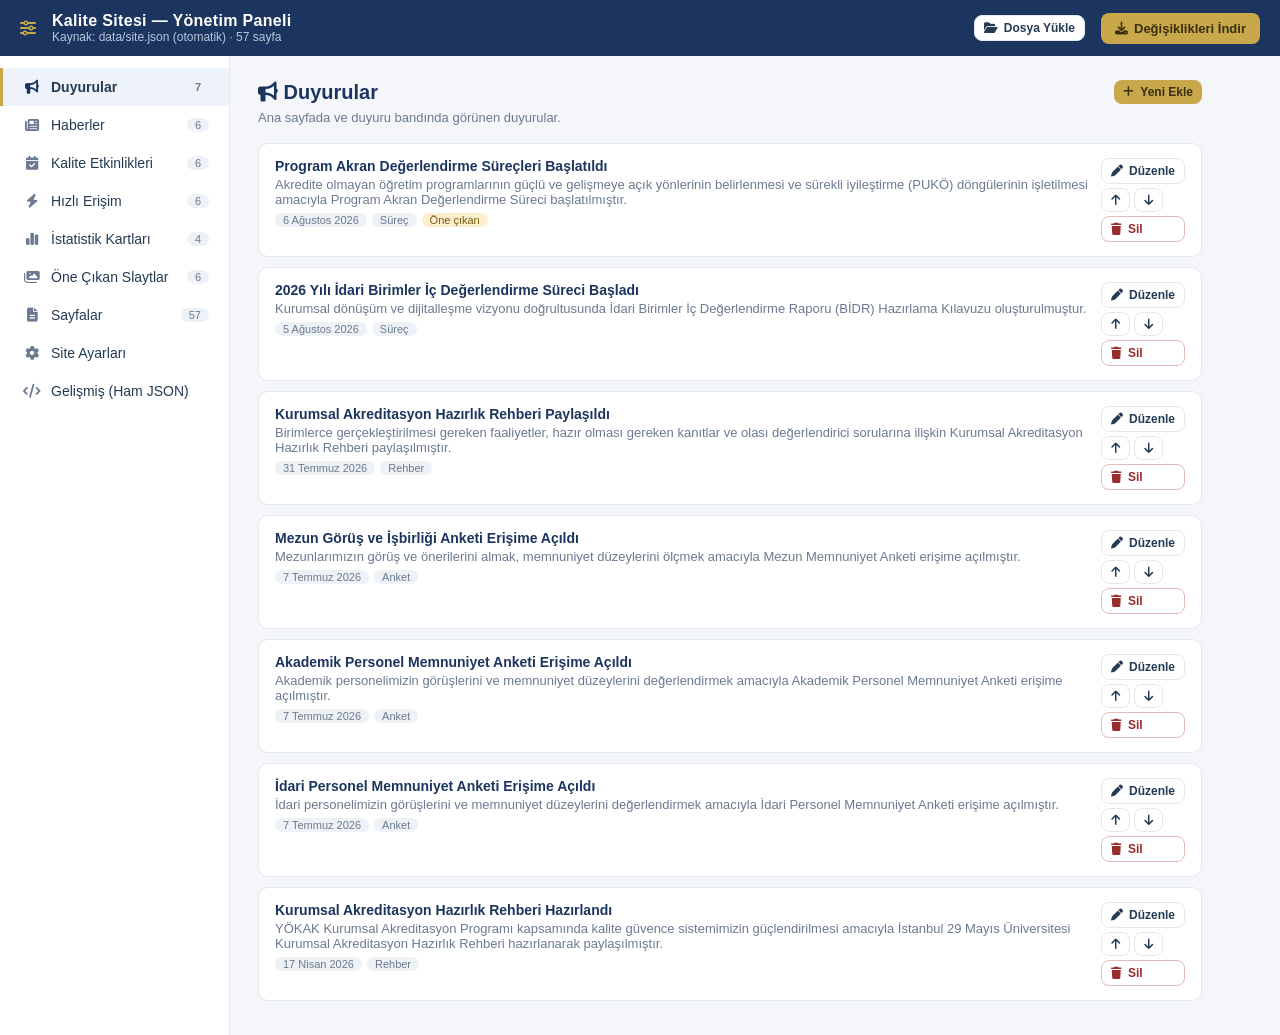
<file: admin.html>
<!DOCTYPE html>
<html lang="tr">
<head>
<meta charset="UTF-8">
<meta name="viewport" content="width=device-width, initial-scale=1.0">
<meta name="robots" content="noindex,nofollow">
<title>Kalite Sitesi — Yönetim Paneli</title>
<link rel="stylesheet" href="https://cdnjs.cloudflare.com/ajax/libs/font-awesome/6.5.1/css/all.min.css">
<style>
  :root{--navy:#1c355e;--blue:#4bb5e8;--gold:#c8a84b;--bg:#f4f6fa;--line:#e2e7f0;--ink:#243b53;--muted:#6b7a90;}
  *{box-sizing:border-box}
  body{margin:0;font-family:'Segoe UI',Roboto,Arial,sans-serif;background:var(--bg);color:var(--ink)}
  header.top{background:var(--navy);color:#fff;padding:12px 20px;display:flex;align-items:center;gap:16px;position:sticky;top:0;z-index:50}
  header.top h1{font-size:16px;margin:0;font-weight:600;letter-spacing:.02em}
  header.top .sub{font-size:12px;color:#b9c6dd}
  header.top .spacer{flex:1}
  .badge-dirty{font-size:12px;padding:4px 10px;border-radius:20px;background:#7a2e2e;color:#fff;display:none}
  .badge-dirty.on{display:inline-block}
  .badge-ok{font-size:12px;padding:4px 10px;border-radius:20px;background:#26543b;color:#fff}
  .btn{border:0;border-radius:8px;padding:8px 14px;font-size:13px;font-weight:600;cursor:pointer;display:inline-flex;align-items:center;gap:6px}
  .btn-gold{background:var(--gold);color:#3a2f0e}
  .btn-navy{background:var(--navy);color:#fff}
  .btn-line{background:#fff;border:1px solid var(--line);color:var(--ink)}
  .btn-danger{background:#fff;border:1px solid #e6b8b8;color:#9a2b2b}
  .btn-sm{padding:5px 9px;font-size:12px}
  .wrap{display:flex;min-height:calc(100vh - 49px)}
  nav.side{width:230px;background:#fff;border-right:1px solid var(--line);padding:12px 0;flex-shrink:0}
  nav.side a{display:flex;align-items:center;gap:10px;padding:11px 20px;color:var(--ink);text-decoration:none;font-size:14px;cursor:pointer;border-left:3px solid transparent}
  nav.side a i{width:18px;text-align:center;color:var(--muted)}
  nav.side a:hover{background:#f0f4fa}
  nav.side a.active{background:#eef3fb;border-left-color:var(--gold);font-weight:600}
  nav.side a.active i{color:var(--navy)}
  nav.side .count{margin-left:auto;background:#eef1f6;color:var(--muted);font-size:11px;border-radius:10px;padding:1px 8px}
  main{flex:1;padding:24px 28px;max-width:1000px}
  .sec-head{display:flex;align-items:center;gap:12px;margin-bottom:6px}
  .sec-head h2{margin:0;font-size:20px;color:var(--navy)}
  .sec-desc{color:var(--muted);font-size:13px;margin:0 0 18px}
  .card{background:#fff;border:1px solid var(--line);border-radius:10px;padding:14px 16px;margin-bottom:10px;display:flex;gap:12px;align-items:flex-start}
  .card .grow{flex:1;min-width:0}
  .card .t{font-weight:600;font-size:14px;color:var(--navy)}
  .card .d{font-size:13px;color:var(--muted);margin-top:3px;overflow:hidden;text-overflow:ellipsis;display:-webkit-box;-webkit-line-clamp:2;-webkit-box-orient:vertical}
  .card .meta{font-size:11px;color:#93a1b5;margin-top:6px}
  .card .ops{display:flex;flex-direction:column;gap:4px;flex-shrink:0}
  .pill{display:inline-block;font-size:11px;padding:1px 8px;border-radius:10px;background:#eef1f6;color:var(--muted);margin-right:5px}
  .pill.imp{background:#fbeecf;color:#7a5b12}
  .empty{color:var(--muted);font-style:italic;padding:20px;text-align:center}
  /* form modal */
  .overlay{position:fixed;inset:0;background:rgba(20,30,50,.5);display:none;align-items:flex-start;justify-content:center;z-index:100;padding:30px 16px;overflow:auto}
  .overlay.on{display:flex}
  .modal{background:#fff;border-radius:12px;width:100%;max-width:720px;box-shadow:0 20px 60px rgba(0,0,0,.3)}
  .modal .mh{padding:16px 20px;border-bottom:1px solid var(--line);display:flex;align-items:center}
  .modal .mh h3{margin:0;font-size:16px;color:var(--navy)}
  .modal .mb{padding:18px 20px;max-height:70vh;overflow:auto}
  .modal .mf{padding:14px 20px;border-top:1px solid var(--line);display:flex;gap:10px;justify-content:flex-end}
  .field{margin-bottom:14px}
  .field label{display:block;font-size:13px;font-weight:600;margin-bottom:5px;color:var(--ink)}
  .field .hint{font-size:12px;color:var(--muted);font-weight:400;margin-left:4px}
  .field input[type=text],.field input[type=email],.field input[type=number],.field select,.field textarea{
    width:100%;border:1px solid var(--line);border-radius:8px;padding:9px 11px;font-size:14px;font-family:inherit;color:var(--ink)}
  .field textarea{resize:vertical;min-height:80px}
  .field textarea.big{min-height:280px;font-family:'Consolas',monospace;font-size:13px;line-height:1.5}
  .field.row2{display:flex;gap:12px}
  .field.row2>div{flex:1}
  .chk{display:flex;align-items:center;gap:8px}
  .chk input{width:18px;height:18px}
  .toolbar{display:flex;flex-wrap:wrap;gap:6px;margin-bottom:8px}
  .toolbar button{font-size:12px;padding:5px 9px;border:1px solid var(--line);background:#fff;border-radius:6px;cursor:pointer}
  .toolbar button:hover{background:#f0f4fa}
  .prev{border:1px solid var(--line);border-radius:8px;margin-top:10px;background:#fff}
  .prev .ph{background:#f6f8fc;padding:6px 12px;font-size:12px;color:var(--muted);border-bottom:1px solid var(--line)}
  .prev iframe{width:100%;border:0;height:300px}
  .load-box{max-width:520px;margin:60px auto;background:#fff;border:1px solid var(--line);border-radius:12px;padding:28px;text-align:center}
  .load-box i{font-size:34px;color:var(--gold)}
  .load-box h3{color:var(--navy)}
  .filter{width:100%;border:1px solid var(--line);border-radius:8px;padding:9px 11px;font-size:14px;margin-bottom:14px}
  .note{background:#eef3fb;border:1px solid #d4e0f2;border-radius:8px;padding:10px 14px;font-size:13px;color:#33507a;margin-bottom:16px}
  .note i{color:var(--navy)}
  code{background:#eef1f6;padding:1px 5px;border-radius:4px;font-size:12px}
</style>
</head>
<body>
<header class="top">
  <i class="fa-solid fa-sliders" style="color:var(--gold)"></i>
  <div><h1>Kalite Sitesi — Yönetim Paneli</h1><div class="sub" id="loadedInfo">yükleniyor…</div></div>
  <div class="spacer"></div>
  <span class="badge-dirty" id="dirtyBadge"><i class="fa-solid fa-circle-exclamation"></i> Kaydedilmemiş değişiklik</span>
  <button class="btn btn-line btn-sm" onclick="document.getElementById('fileIn').click()"><i class="fa-solid fa-folder-open"></i> Dosya Yükle</button>
  <button class="btn btn-gold" onclick="downloadJson()"><i class="fa-solid fa-download"></i> Değişiklikleri İndir</button>
  <input type="file" id="fileIn" accept=".json" style="display:none" onchange="onFilePick(event)">
</header>

<div id="loader" class="load-box">
  <i class="fa-solid fa-cloud-arrow-down"></i>
  <h3>İçerik dosyası bekleniyor</h3>
  <p style="color:var(--muted)">Panel <code>data/site.json</code> dosyasını otomatik açmayı dener. Açılmazsa aşağıdan yükleyin.</p>
  <button class="btn btn-navy" onclick="document.getElementById('fileIn').click()"><i class="fa-solid fa-folder-open"></i> site.json Yükle</button>
  <p id="loadErr" style="color:#9a2b2b;font-size:13px;margin-top:14px"></p>
</div>

<div class="wrap" id="app" style="display:none">
  <nav class="side" id="sideNav"></nav>
  <main id="main"></main>
</div>

<!-- form modal -->
<div class="overlay" id="overlay">
  <div class="modal">
    <div class="mh"><h3 id="modalTitle">Düzenle</h3></div>
    <div class="mb" id="modalBody"></div>
    <div class="mf">
      <button class="btn btn-line" onclick="closeModal()">İptal</button>
      <button class="btn btn-navy" onclick="saveForm()"><i class="fa-solid fa-check"></i> Kaydet</button>
    </div>
  </div>
</div>

<script>
/* ============================ STATE ============================ */
let DATA=null, dirty=false, curSection=null, editCtx=null;

const SECTIONS=[
  {id:'duyurular', title:'Duyurular', icon:'fa-bullhorn', desc:'Ana sayfada ve duyuru bandında görünen duyurular.',
   path:d=>d.announcements, label:i=>i.baslik,
   sub:i=>i.ozet, meta:i=>`<span class="pill">${esc(i.tarih||'')}</span><span class="pill">${esc(i.kat||'')}</span>${i.onemli?'<span class="pill imp">Öne çıkan</span>':''}`,
   fields:[
     {k:'baslik',l:'Başlık',t:'text',req:1},
     {k:'ozet',l:'Özet',t:'textarea',req:1},
     {row:[{k:'tarih',l:'Tarih',t:'text',hint:'ör. 10 Haziran 2026'},{k:'kat',l:'Kategori',t:'text',hint:'ör. Toplantı'}]},
     {row:[{k:'ikon',l:'İkon (FontAwesome)',t:'text',def:'fa-bullhorn',hint:'ör. fa-users'},{k:'renk',l:'Renk',t:'color',def:'#1c355e'}]},
     {k:'page',l:'Bağlı Sayfa',t:'page',hint:'tıklayınca gidilecek sayfa (opsiyonel)'},
     {k:'onemli',l:'Öne çıkan duyuru',t:'check'},
   ]},
  {id:'haberler', title:'Haberler', icon:'fa-newspaper', desc:'Ana sayfa alt bölümündeki haber kartları.',
   path:d=>d.home.news, label:i=>i.baslik, sub:i=>i.ozet,
   meta:i=>`<span class="pill">${esc(i.gun||'')} ${esc(i.ay||'')}</span>`,
   fields:[
     {k:'baslik',l:'Başlık',t:'text',req:1},
     {k:'ozet',l:'Özet',t:'textarea',req:1},
     {row:[{k:'gun',l:'Gün',t:'text',hint:'ör. 12'},{k:'ay',l:'Ay (kısaltma)',t:'text',hint:'ör. HAZ'}]},
     {k:'page',l:'Bağlı Sayfa',t:'page'},
   ]},
  {id:'etkinlikler', title:'Kalite Etkinlikleri', icon:'fa-calendar-check', desc:'Etkinlik kartları ve detay sayfaları.',
   path:d=>d.home.events, label:i=>i.baslik, sub:i=>i.ozet,
   meta:i=>`<span class="pill">${esc(i.tarih||'')}</span><span class="pill">${esc(i.kategori||'')}</span>${i.foto?`<span class="pill"><i class="fa-solid fa-image"></i> ${i.foto} foto</span>`:''}`,
   note:'Fotoğraf dosyaları sunucuda <code>assets/etkinlikler/&lt;kısa-ad&gt;/</code> klasöründe tutulur. Panel foto <b>sayısını</b> ve metinleri düzenler; fotoğraf eklemek/çıkarmak site sorumlusunun işidir.',
   fields:[
     {k:'baslik',l:'Başlık',t:'text',req:1},
     {k:'ozet',l:'Kısa Özet',t:'textarea',req:1,hint:'kartta görünen'},
     {k:'detay',l:'Detay Metni',t:'textarea',hint:'etkinlik detay sayfasında görünen uzun açıklama'},
     {row:[{k:'tarih',l:'Tarih',t:'text',hint:'ör. 28-29 Temmuz 2026'},{k:'kategori',l:'Kategori',t:'text'}]},
     {row:[{k:'icon',l:'İkon',t:'text',def:'fa-calendar-check'},{k:'color',l:'Renk',t:'color',def:'#1c355e'}]},
     {row:[{k:'slug',l:'Kısa Ad (klasör)',t:'text',hint:'foto klasörü adı; boşluksuz-küçük harf'},{k:'foto',l:'Fotoğraf Sayısı',t:'number'}]},
   ]},
  {id:'quicklinks', title:'Hızlı Erişim', icon:'fa-bolt', desc:'Ana sayfadaki hızlı erişim bağlantıları.',
   path:d=>d.home.quickLinks, label:i=>i.label, sub:i=>'',
   meta:i=>`<span class="pill">→ ${esc(i.page||'')}</span>`,
   fields:[
     {k:'label',l:'Etiket',t:'text',req:1},
     {k:'page',l:'Bağlı Sayfa',t:'page',req:1},
     {row:[{k:'icon',l:'İkon',t:'text',def:'fa-file-lines'},{k:'color',l:'Renk',t:'color',def:'#1c355e'}]},
   ]},
  {id:'istatistik', title:'İstatistik Kartları', icon:'fa-chart-simple', desc:'Ana sayfadaki sayı kartları (Kayıtlı Öğrenci vb.).',
   path:d=>d.home.stats, label:i=>i.label, sub:i=>'',
   meta:i=>`<span class="pill" style="font-size:14px">${esc(i.val||'')}</span>`,
   fields:[
     {row:[{k:'val',l:'Değer',t:'text',req:1,hint:'ör. 5.545'},{k:'label',l:'Etiket',t:'text',req:1}]},
     {row:[{k:'icon',l:'İkon',t:'text',def:'fa-chart-simple'},{k:'color',l:'Renk',t:'color',def:'#1c355e'}]},
   ]},
  {id:'carousel', title:'Öne Çıkan Slaytlar', icon:'fa-images', desc:'Ana sayfa üst slayt/carousel içerikleri.',
   path:d=>d.home.carousel, label:i=>i.title, sub:i=>i.body,
   meta:i=>`<span class="pill">${esc(i.tag||'')}</span>`,
   fields:[
     {k:'tag',l:'Etiket',t:'text',hint:'ör. YÖKAK 2025'},
     {k:'title',l:'Başlık',t:'text',req:1},
     {k:'body',l:'Metin',t:'textarea',req:1},
     {k:'bg',l:'Arka Plan (CSS)',t:'text',hint:'ör. linear-gradient(135deg,#0f2444,#1c355e)'},
   ]},
  {id:'sayfalar', title:'Sayfalar', icon:'fa-file-lines', desc:'İç sayfa başlık ve içerikleri (HTML).', special:'pages'},
  {id:'ayarlar', title:'Site Ayarları', icon:'fa-gear', desc:'İletişim ve alt bilgi.', special:'settings'},
  {id:'ham', title:'Gelişmiş (Ham JSON)', icon:'fa-code', desc:'Tüm veriyi doğrudan düzenle. Dikkatli kullanın.', special:'raw'},
];

/* ============================ HELPERS ============================ */
function esc(s){return (s==null?'':String(s)).replace(/[&<>"]/g,c=>({'&':'&amp;','<':'&lt;','>':'&gt;','"':'&quot;'}[c]));}
function setDirty(v){dirty=v;document.getElementById('dirtyBadge').classList.toggle('on',v);}
function pageOptions(sel){
  const ps=(DATA.pages||[]).slice().sort((a,b)=>(a.title||'').localeCompare(b.title||'','tr'));
  return '<option value="">— yok —</option>'+ps.map(p=>`<option value="${esc(p.slug)}" ${p.slug===sel?'selected':''}>${esc(p.title)} (${esc(p.slug)})</option>`).join('');
}
function navGroupOptions(sel){
  return Object.entries(DATA.navGroups||{}).map(([k,v])=>`<option value="${esc(k)}" ${k===sel?'selected':''}>${esc(v.label||k)}</option>`).join('');
}

/* ============================ LOAD / SAVE ============================ */
async function tryAutoLoad(){
  try{
    const r=await fetch('data/site.json',{cache:'no-store'});
    if(!r.ok) throw new Error('HTTP '+r.status);
    loadData(await r.json(),'data/site.json (otomatik)');
  }catch(e){
    document.getElementById('loadErr').textContent='Otomatik açılamadı ('+e.message+'). Lütfen dosyayı elle yükleyin. (İpucu: paneli http sunucuyla açın ya da site.json’ı seçin.)';
  }
}
function onFilePick(ev){
  const f=ev.target.files[0]; if(!f) return;
  const rd=new FileReader();
  rd.onload=()=>{try{loadData(JSON.parse(rd.result),f.name);}catch(e){alert('Geçersiz JSON: '+e.message);}};
  rd.readAsText(f); ev.target.value='';
}
function loadData(obj,src){
  DATA=obj; setDirty(false);
  document.getElementById('loader').style.display='none';
  document.getElementById('app').style.display='flex';
  document.getElementById('loadedInfo').textContent='Kaynak: '+src+' · '+(DATA.pages?.length||0)+' sayfa';
  renderNav(); selectSection(SECTIONS[0].id);
}
function downloadJson(){
  if(!DATA){alert('Önce içerik yükleyin.');return;}
  DATA.generatedAt=new Date().toISOString();
  const blob=new Blob([JSON.stringify(DATA,null,2)],{type:'application/json'});
  const a=document.createElement('a');
  a.href=URL.createObjectURL(blob); a.download='site.json'; a.click();
  setTimeout(()=>URL.revokeObjectURL(a.href),3000);
  setDirty(false);
}

/* ============================ NAV ============================ */
function renderNav(){
  document.getElementById('sideNav').innerHTML=SECTIONS.map(s=>{
    let cnt='';
    if(!s.special){const arr=s.path(DATA)||[];cnt=`<span class="count">${arr.length}</span>`;}
    else if(s.special==='pages'){cnt=`<span class="count">${(DATA.pages||[]).length}</span>`;}
    return `<a data-id="${s.id}" onclick="selectSection('${s.id}')"><i class="fa-solid ${s.icon}"></i> ${s.title}${cnt}</a>`;
  }).join('');
}
function selectSection(id){
  curSection=id;
  document.querySelectorAll('#sideNav a').forEach(a=>a.classList.toggle('active',a.dataset.id===id));
  const s=SECTIONS.find(x=>x.id===id);
  if(s.special==='settings') return renderSettings(s);
  if(s.special==='raw') return renderRaw(s);
  if(s.special==='pages') return renderPages(s);
  renderList(s);
}

/* ============================ LIST SECTIONS ============================ */
function renderList(s){
  const arr=s.path(DATA)||[];
  let h=`<div class="sec-head"><h2><i class="fa-solid ${s.icon}"></i> ${s.title}</h2>
    <button class="btn btn-gold btn-sm" style="margin-left:auto" onclick="openForm('${s.id}',null)"><i class="fa-solid fa-plus"></i> Yeni Ekle</button></div>
    <p class="sec-desc">${s.desc}</p>`;
  if(s.note) h+=`<div class="note"><i class="fa-solid fa-circle-info"></i> ${s.note}</div>`;
  if(!arr.length){h+='<div class="empty">Henüz kayıt yok. “Yeni Ekle” ile ekleyin.</div>';}
  arr.forEach((it,i)=>{
    h+=`<div class="card">
      <div class="grow">
        <div class="t">${esc(s.label(it))||'(başlıksız)'}</div>
        ${s.sub(it)?`<div class="d">${esc(s.sub(it))}</div>`:''}
        <div class="meta">${s.meta?s.meta(it):''}</div>
      </div>
      <div class="ops">
        <button class="btn btn-line btn-sm" onclick="openForm('${s.id}',${i})"><i class="fa-solid fa-pen"></i> Düzenle</button>
        <div style="display:flex;gap:4px">
          <button class="btn btn-line btn-sm" title="Yukarı" onclick="moveItem('${s.id}',${i},-1)" ${i===0?'disabled':''}><i class="fa-solid fa-arrow-up"></i></button>
          <button class="btn btn-line btn-sm" title="Aşağı" onclick="moveItem('${s.id}',${i},1)" ${i===arr.length-1?'disabled':''}><i class="fa-solid fa-arrow-down"></i></button>
        </div>
        <button class="btn btn-danger btn-sm" onclick="delItem('${s.id}',${i})"><i class="fa-solid fa-trash"></i> Sil</button>
      </div>
    </div>`;
  });
  document.getElementById('main').innerHTML=h;
}
function moveItem(sid,i,dir){
  const s=SECTIONS.find(x=>x.id===sid), arr=s.path(DATA), j=i+dir;
  if(j<0||j>=arr.length) return;
  [arr[i],arr[j]]=[arr[j],arr[i]]; setDirty(true); renderList(s);
}
function delItem(sid,i){
  const s=SECTIONS.find(x=>x.id===sid), arr=s.path(DATA);
  if(!confirm('Bu kaydı silmek istediğinize emin misiniz?\n\n"'+(s.label(arr[i])||'')+'"')) return;
  arr.splice(i,1); setDirty(true); renderList(s);
}

/* ============================ FORM MODAL ============================ */
function flatFields(fields){const o=[];fields.forEach(f=>f.row?f.row.forEach(x=>o.push(x)):o.push(f));return o;}
function openForm(sid,idx){
  const s=SECTIONS.find(x=>x.id===sid);
  const arr=s.path(DATA);
  const isNew=idx===null;
  const item=isNew?{}:JSON.parse(JSON.stringify(arr[idx]));
  editCtx={sid,idx,fields:s.fields};
  document.getElementById('modalTitle').textContent=(isNew?'Yeni Ekle — ':'Düzenle — ')+s.title;
  let h='';
  s.fields.forEach(f=>{
    if(f.row){h+='<div class="field row2">'+f.row.map(x=>`<div>${fieldHtml(x,item)}</div>`).join('')+'</div>';}
    else h+='<div class="field">'+fieldHtml(f,item)+'</div>';
  });
  document.getElementById('modalBody').innerHTML=h;
  document.getElementById('overlay').classList.add('on');
}
function fieldHtml(f,item){
  const v=item[f.k]!==undefined?item[f.k]:(f.def!==undefined?f.def:'');
  const lbl=`<label>${f.l}${f.req?' *':''}${f.hint?`<span class="hint">— ${f.hint}</span>`:''}</label>`;
  if(f.t==='textarea') return lbl+`<textarea data-k="${f.k}">${esc(v)}</textarea>`;
  if(f.t==='check') return `<div class="chk"><input type="checkbox" data-k="${f.k}" ${v?'checked':''}><label style="margin:0">${f.l}</label></div>`;
  if(f.t==='color') return lbl+`<input type="color" data-k="${f.k}" value="${esc(v||'#1c355e')}" style="width:60px;height:38px;padding:2px">`;
  if(f.t==='number') return lbl+`<input type="number" data-k="${f.k}" value="${esc(v)}">`;
  if(f.t==='page') return lbl+`<select data-k="${f.k}">${pageOptions(v)}</select>`;
  if(f.t==='navgroup') return lbl+`<select data-k="${f.k}">${navGroupOptions(v)}</select>`;
  return lbl+`<input type="text" data-k="${f.k}" value="${esc(v)}">`;
}
function collectForm(){
  const o={};
  document.querySelectorAll('#modalBody [data-k]').forEach(el=>{
    const k=el.dataset.k;
    if(el.type==='checkbox') o[k]=el.checked;
    else if(el.type==='number') o[k]=el.value===''?'':Number(el.value);
    else o[k]=el.value;
  });
  return o;
}
function saveForm(){
  const {sid,idx,fields}=editCtx;
  const s=SECTIONS.find(x=>x.id===sid), arr=s.path(DATA);
  const vals=collectForm();
  for(const f of flatFields(fields)){if(f.req&&!String(vals[f.k]??'').trim()){alert(f.l+' zorunludur.');return;}}
  // boş opsiyonelleri temizle (page vb.)
  Object.keys(vals).forEach(k=>{if(vals[k]==='') delete vals[k];});
  if(idx===null) arr.push(vals); else arr[idx]={...arr[idx],...vals};
  // silinen anahtarlar (checkbox false / boşalan) düzelt
  if(idx!==null){flatFields(fields).forEach(f=>{if(!(f.k in vals)) delete arr[idx][f.k];});}
  setDirty(true); closeModal(); renderList(s);
}
function closeModal(){document.getElementById('overlay').classList.remove('on');editCtx=null;}

/* ============================ SETTINGS ============================ */
function renderSettings(s){
  const st=DATA.settings||(DATA.settings={});
  const F=[['address_line1','Adres 1'],['address_line2','Adres 2'],['phone','Telefon'],['email','E-posta'],['copyright','Alt Bilgi (Copyright)']];
  let h=`<div class="sec-head"><h2><i class="fa-solid ${s.icon}"></i> ${s.title}</h2></div><p class="sec-desc">${s.desc}</p>`;
  F.forEach(([k,l])=>{h+=`<div class="field"><label>${l}</label><input type="text" id="set_${k}" value="${esc(st[k]||'')}"></div>`;});
  h+=`<button class="btn btn-navy" onclick="saveSettings()"><i class="fa-solid fa-check"></i> Ayarları Uygula</button>`;
  document.getElementById('main').innerHTML=h;
}
function saveSettings(){
  ['address_line1','address_line2','phone','email','copyright'].forEach(k=>{DATA.settings[k]=document.getElementById('set_'+k).value;});
  setDirty(true); alert('Ayarlar güncellendi. Yayınlamak için “Değişiklikleri İndir”e basıp dosyayı site sorumlusuna iletin.');
}

/* ============================ PAGES ============================ */
let pageFilter='';
function renderPages(s){
  const pages=(DATA.pages||[]);
  let h=`<div class="sec-head"><h2><i class="fa-solid ${s.icon}"></i> ${s.title}</h2>
    <button class="btn btn-gold btn-sm" style="margin-left:auto" onclick="newPage()"><i class="fa-solid fa-plus"></i> Yeni Sayfa</button></div>
    <p class="sec-desc">${s.desc} Özel sayfalar (ana sayfa, gösterge panosu, PÜKÖ) buradan düzenlenmez.</p>
    <input class="filter" placeholder="Sayfa ara…" value="${esc(pageFilter)}" oninput="pageFilter=this.value;renderPages(SECTIONS.find(x=>x.id==='sayfalar'))">`;
  const list=pages.map((p,i)=>({p,i})).filter(({p})=>{
    const q=pageFilter.toLowerCase();
    return !q||(p.title||'').toLowerCase().includes(q)||(p.slug||'').toLowerCase().includes(q);
  });
  list.forEach(({p,i})=>{
    const editable=p.render_type==='normal'||p.render_type===undefined;
    h+=`<div class="card">
      <div class="grow">
        <div class="t">${esc(p.title)}</div>
        <div class="meta"><span class="pill">${esc(p.slug)}</span><span class="pill">${esc(p.render_type||'normal')}</span>${p.nav_group?`<span class="pill">${esc(p.nav_group)}</span>`:''}</div>
      </div>
      <div class="ops">
        ${editable?`<button class="btn btn-line btn-sm" onclick="editPage(${i})"><i class="fa-solid fa-pen"></i> Düzenle</button>`
                  :`<button class="btn btn-line btn-sm" disabled title="Özel sayfa">Özel</button>`}
        ${editable?`<button class="btn btn-danger btn-sm" onclick="delPage(${i})"><i class="fa-solid fa-trash"></i> Sil</button>`:''}
      </div>
    </div>`;
  });
  if(!list.length) h+='<div class="empty">Eşleşen sayfa yok.</div>';
  document.getElementById('main').innerHTML=h;
}
function editPage(i){
  const p=DATA.pages[i];
  document.getElementById('modalTitle').textContent='Sayfayı Düzenle — '+p.title;
  const h=`
    <div class="field"><label>Başlık *</label><input type="text" id="pg_title" value="${esc(p.title)}"></div>
    <div class="field row2">
      <div><label>Kısa Ad (slug)<span class="hint">— değiştirmeyin, bağlantılar bozulur</span></label><input type="text" id="pg_slug" value="${esc(p.slug)}" readonly style="background:#f4f6fa"></div>
      <div><label>Menü Grubu</label><select id="pg_group">${navGroupOptions(p.nav_group)}</select></div>
    </div>
    <div class="field"><label>İçerik (HTML)</label>
      <div class="toolbar">
        <button onclick="ins('<h3 class=&quot;sh&quot;>Başlık</h3>')">+ Başlık</button>
        <button onclick="ins('<p>Metin…</p>')">+ Paragraf</button>
        <button onclick="ins('<div class=&quot;info-box&quot;><strong>Not:</strong> …</div>')">+ Bilgi Kutusu</button>
        <button onclick="ins('<ul><li>Madde</li><li>Madde</li></ul>')">+ Liste</button>
        <button onclick="ins('<strong></strong>')">+ Kalın</button>
        <button onclick="togglePrev()" style="margin-left:auto"><i class="fa-solid fa-eye"></i> Önizleme</button>
      </div>
      <textarea class="big" id="pg_body">${esc(p.body||'')}</textarea>
      <div class="prev" id="pg_prev" style="display:none"><div class="ph">Önizleme (site stiline yakın)</div><iframe id="pg_prev_f"></iframe></div>
    </div>`;
  editCtx={page:i};
  document.getElementById('modalBody').innerHTML=h;
  // Kaydet butonunu sayfa moduna al
  document.querySelector('#overlay .mf .btn-navy').setAttribute('onclick','savePage()');
  document.getElementById('overlay').classList.add('on');
}
function ins(txt){
  const ta=document.getElementById('pg_body');
  const s=ta.selectionStart, e=ta.selectionEnd;
  ta.value=ta.value.slice(0,s)+txt+ta.value.slice(e);
  ta.focus(); ta.selectionStart=ta.selectionEnd=s+txt.length;
}
const PREV_CSS=`body{font-family:'Segoe UI',Arial,sans-serif;color:#243b53;padding:14px;line-height:1.6}
h2,h3,.sh{color:#1c355e} .sh{border-left:4px solid #c8a84b;padding-left:10px}
.info-box{background:#eef3fb;border:1px solid #d4e0f2;border-left:4px solid #1c355e;border-radius:8px;padding:12px 16px;margin:12px 0}
table{border-collapse:collapse;width:100%;margin:12px 0} td,th{border:1px solid #e2e7f0;padding:8px 10px;font-size:14px}
.member-table th{background:#1c355e;color:#fff} .chair-badge{background:#c8a84b;color:#3a2f0e;padding:1px 8px;border-radius:10px;font-size:12px}
a{color:#2563eb}`;
function togglePrev(){
  const box=document.getElementById('pg_prev');
  const on=box.style.display==='none';
  box.style.display=on?'block':'none';
  if(on){document.getElementById('pg_prev_f').srcdoc=`<style>${PREV_CSS}</style>`+document.getElementById('pg_body').value;}
}
function savePage(){
  const i=editCtx.page, p=DATA.pages[i];
  const t=document.getElementById('pg_title').value.trim();
  if(!t){alert('Başlık zorunludur.');return;}
  p.title=t; p.body=document.getElementById('pg_body').value; p.nav_group=document.getElementById('pg_group').value;
  setDirty(true); restoreSaveBtn(); closeModal(); renderPages(SECTIONS.find(x=>x.id==='sayfalar'));
}
function newPage(){
  const title=prompt('Yeni sayfa başlığı:'); if(!title) return;
  let slug=title.toLowerCase().replace(/ı/g,'i').replace(/ş/g,'s').replace(/ğ/g,'g').replace(/ü/g,'u').replace(/ö/g,'o').replace(/ç/g,'c')
    .replace(/[^a-z0-9]+/g,'-').replace(/^-+|-+$/g,'');
  if((DATA.pages||[]).some(p=>p.slug===slug)){alert('Bu slug zaten var: '+slug);return;}
  const groups=Object.keys(DATA.navGroups||{});
  const grp=groups[0]||'';
  DATA.pages.push({slug,title,icon:'fa-file-lines',breadcrumb:[title],render_type:'normal',nav_group:grp,
    body:'<div class="info-box"><strong>Not:</strong> Bu sayfanın içeriği yakında eklenecektir.</div>'});
  if(!DATA.pageToGroup) DATA.pageToGroup={}; DATA.pageToGroup[slug]=grp;
  setDirty(true); renderNav();
  const i=DATA.pages.length-1; editPage(i);
}
function delPage(i){
  const p=DATA.pages[i];
  if(!confirm('“'+p.title+'” sayfasını silmek üzeresiniz.\nMenüde bu sayfaya bağlantı varsa elle temizlemeniz gerekebilir.\nDevam edilsin mi?'))return;
  DATA.pages.splice(i,1);
  if(DATA.pageToGroup) delete DATA.pageToGroup[p.slug];
  setDirty(true); renderNav(); renderPages(SECTIONS.find(x=>x.id==='sayfalar'));
}
function restoreSaveBtn(){document.querySelector('#overlay .mf .btn-navy').setAttribute('onclick','saveForm()');}

/* ============================ RAW JSON ============================ */
function renderRaw(s){
  document.getElementById('main').innerHTML=`<div class="sec-head"><h2><i class="fa-solid ${s.icon}"></i> ${s.title}</h2></div>
    <div class="note"><i class="fa-solid fa-triangle-exclamation"></i> Bu alan tüm veriyi doğrudan düzenler. Yanlış düzenleme siteyi bozabilir. Emin değilseniz kullanmayın.</div>
    <textarea class="big" id="raw" style="min-height:440px;width:100%">${esc(JSON.stringify(DATA,null,2))}</textarea>
    <div style="margin-top:10px;display:flex;gap:10px">
      <button class="btn btn-navy" onclick="applyRaw()"><i class="fa-solid fa-check"></i> Doğrula ve Uygula</button>
      <span id="rawMsg" style="align-self:center;font-size:13px"></span></div>`;
}
function applyRaw(){
  try{const o=JSON.parse(document.getElementById('raw').value);DATA=o;setDirty(true);
    document.getElementById('rawMsg').innerHTML='<span style="color:#26543b">✔ Geçerli JSON, uygulandı.</span>';renderNav();
  }catch(e){document.getElementById('rawMsg').innerHTML='<span style="color:#9a2b2b">✖ Hata: '+esc(e.message)+'</span>';}
}

/* ============================ INIT ============================ */
window.addEventListener('beforeunload',e=>{if(dirty){e.preventDefault();e.returnValue='';}});
document.getElementById('overlay').addEventListener('click',e=>{if(e.target.id==='overlay'){restoreSaveBtn();closeModal();}});
tryAutoLoad();
</script>
</body>
</html>
</file>
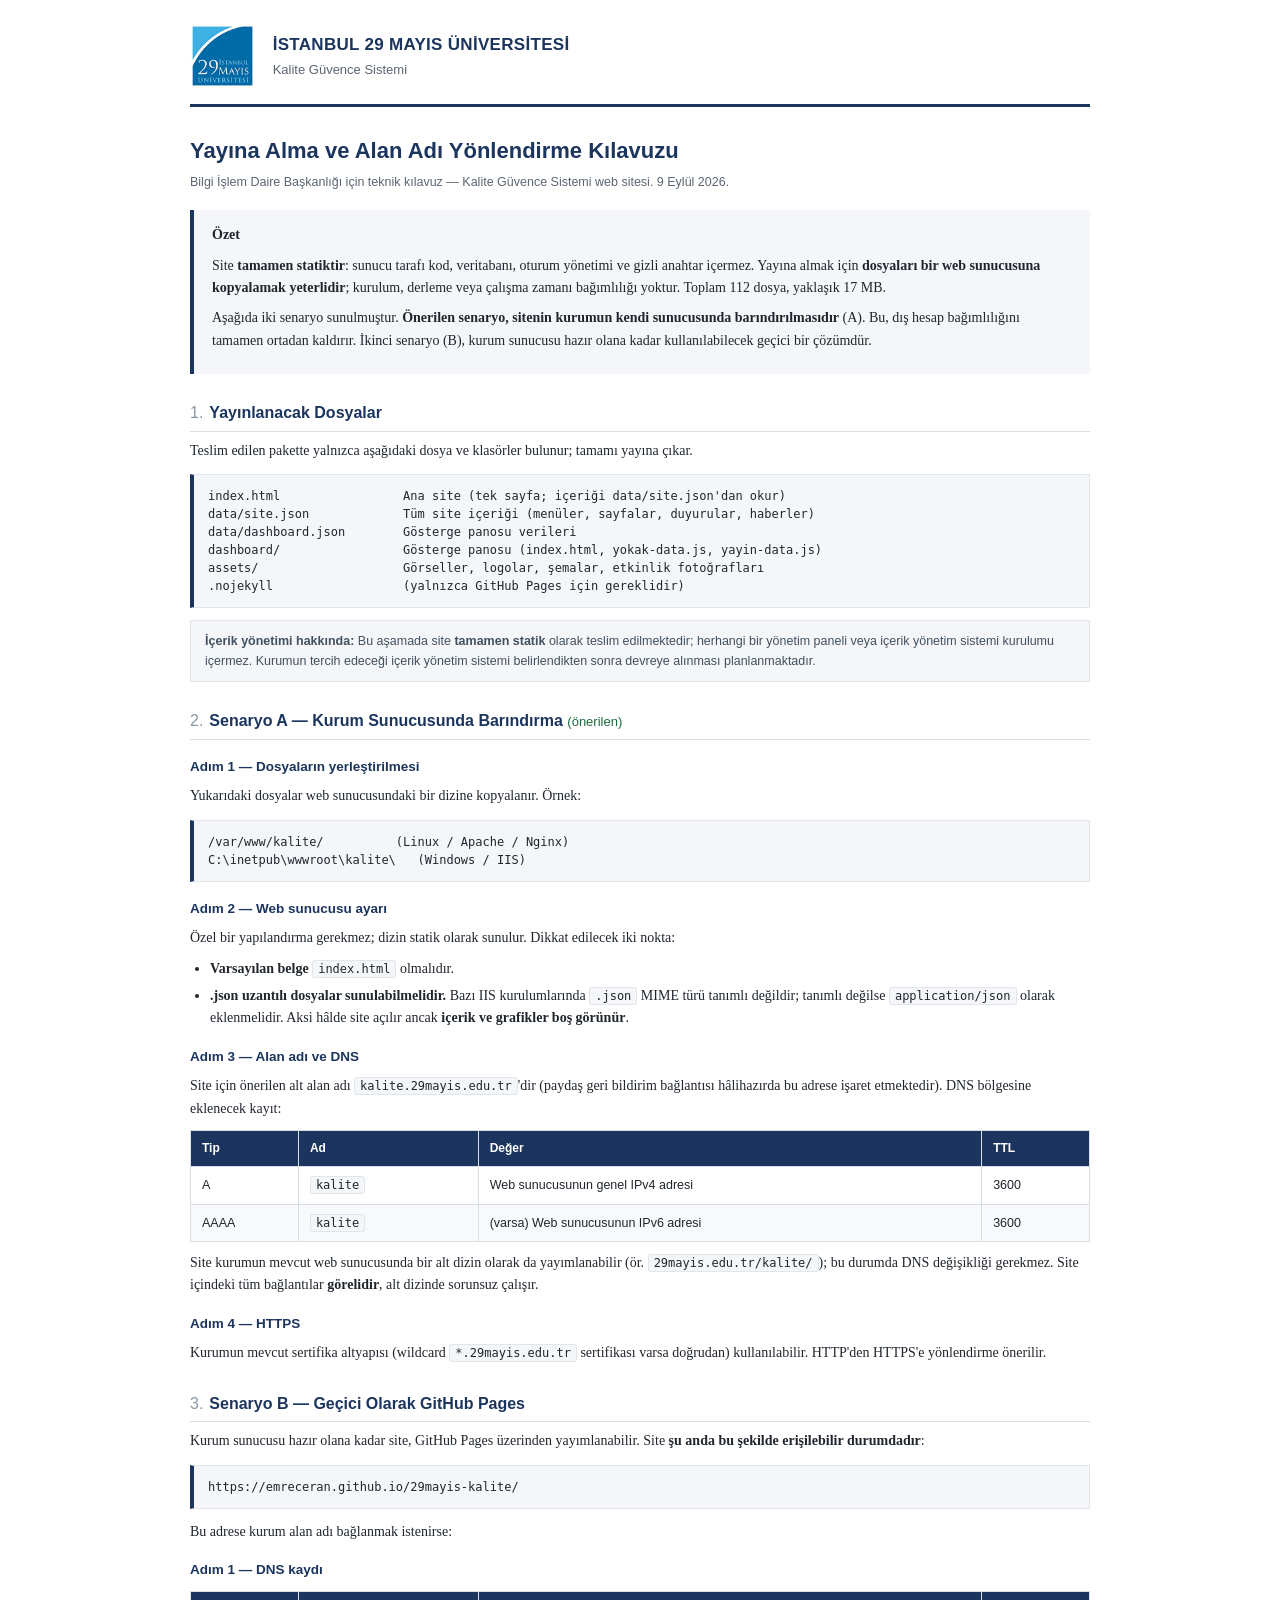
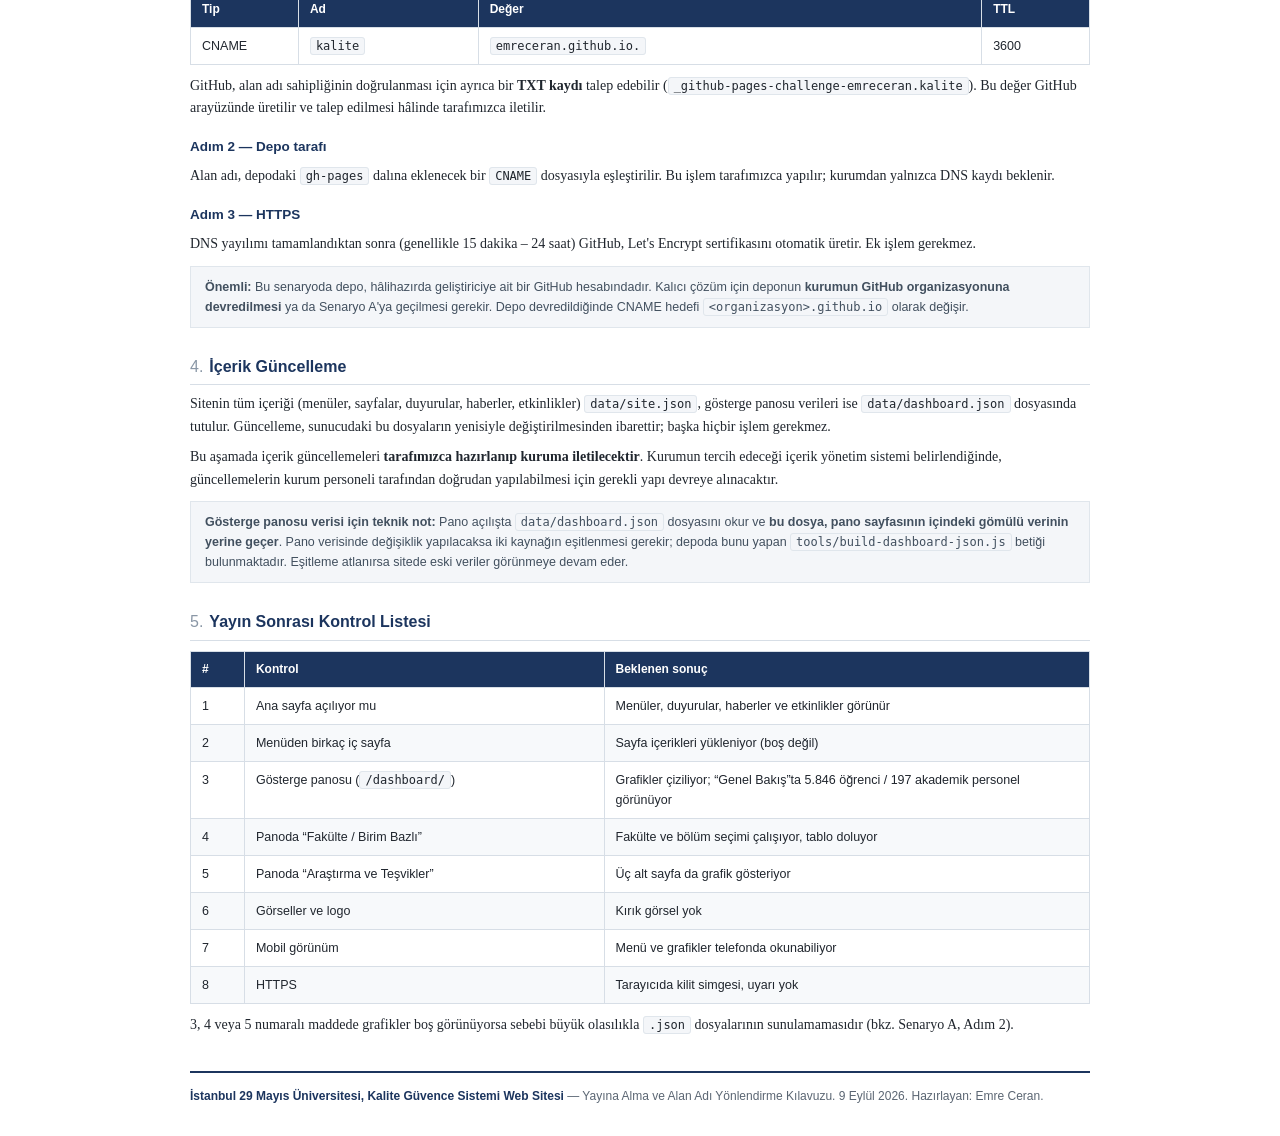
<file: bilgi-islem-yayin-ve-dns-kilavuzu.html>
<!DOCTYPE html>
<html lang="tr"><head><meta charset="utf-8"><meta name="viewport" content="width=device-width,initial-scale=1">
<title>Yayına Alma ve Alan Adı Yönlendirme Kılavuzu</title>
<style>
 body{font-family:Georgia,'Times New Roman',serif;color:#20262e;background:#fff;margin:0;line-height:1.6;font-size:14px}
 .wrap{max-width:900px;margin:0 auto;padding:0 46px}
 .hdr{display:flex;align-items:center;gap:18px;border-bottom:3px solid #1c355e;padding:24px 0 16px}
 .hdr img{height:64px;width:auto}
 .hdr .uni{font-family:Arial,Helvetica,sans-serif;font-weight:700;color:#1c355e;font-size:17px;letter-spacing:.3px}
 .hdr .sub{font-family:Arial,Helvetica,sans-serif;color:#5b6673;font-size:13px;margin-top:2px}
 .doc-title{font-family:Arial,Helvetica,sans-serif;font-size:22px;color:#1c355e;margin:26px 0 4px;font-weight:700}
 .doc-meta{font-family:Arial,Helvetica,sans-serif;color:#5b6673;font-size:12.5px;margin-bottom:18px}
 h2{font-family:Arial,Helvetica,sans-serif;color:#1c355e;font-size:16px;margin:26px 0 8px;padding-bottom:5px;border-bottom:1px solid #d7dee6}
 h2 .no{color:#8a97a6;font-weight:400;margin-right:6px}
 p{margin:8px 0}
 .ozet{background:#f4f6f9;border-left:4px solid #1c355e;padding:14px 18px;margin:10px 0}
 table{width:100%;border-collapse:collapse;font-family:Arial,Helvetica,sans-serif;font-size:12.5px;margin:10px 0}
 th,td{text-align:left;padding:8px 11px;border:1px solid #d7dee6;vertical-align:top}
 th{background:#1c355e;color:#fff;font-weight:600;font-size:12px}
 tbody tr:nth-child(even){background:#f7f9fb}
 .oncelik-y{color:#8a1c1c;font-weight:700}
 .oncelik-o{color:#8a5a12;font-weight:700}
 .oncelik-i{color:#5b6673;font-weight:700}
 ul{margin:8px 0;padding-left:20px} li{margin:5px 0}
 .not{font-family:Arial,Helvetica,sans-serif;font-size:12.5px;color:#42505f;background:#f4f6f9;border:1px solid #e0e6ec;padding:10px 14px;margin:10px 0}
 .foot{font-family:Arial,Helvetica,sans-serif;border-top:2px solid #1c355e;margin-top:34px;padding:14px 0 30px;font-size:12px;color:#5b6673}
 .foot b{color:#1c355e}
 .ok{color:#1a6b3c;font-weight:700}
 .no{color:#8a1c1c;font-weight:700}
 .rozet{display:inline-block;font-family:Arial,Helvetica,sans-serif;font-size:11px;font-weight:700;padding:2px 8px;border-radius:10px;letter-spacing:.2px}
 .r-ok{background:#e6f4ec;color:#1a6b3c;border:1px solid #bcdfcb}
 .r-no{background:#fbeaea;color:#8a1c1c;border:1px solid #eccaca}
 .r-ks{background:#fdf3e0;color:#8a5a12;border:1px solid #eeddb8}
 .kutu-ok{background:#f2f9f5;border-left:4px solid #1a6b3c;padding:14px 18px;margin:10px 0}
 code,.mono{font-family:'DejaVu Sans Mono',Consolas,monospace;font-size:12px;background:#f4f6f9;padding:1px 5px;border-radius:3px;border:1px solid #e0e6ec}
 pre{font-family:'DejaVu Sans Mono',Consolas,monospace;font-size:12px;background:#f4f6f9;border:1px solid #e0e6ec;border-left:4px solid #1c355e;padding:12px 14px;overflow-x:auto;line-height:1.5}
 .adim{font-family:Arial,Helvetica,sans-serif;font-weight:700;color:#1c355e;font-size:13.5px;margin:16px 0 4px}
 .onerilen{background:#f2f9f5;border-left:4px solid #1a6b3c;padding:14px 18px;margin:10px 0}
 h3{font-family:Arial,Helvetica,sans-serif;color:#1c355e;font-size:14.5px;margin:20px 0 6px}
 @media print{.wrap{padding:0 24px} h2{page-break-after:avoid} table{page-break-inside:avoid}}
</style></head><body><div class="wrap">

<div class="hdr">
  <img src="logo.png" alt="İstanbul 29 Mayıs Üniversitesi">
  <div>
    <div class="uni">İSTANBUL 29 MAYIS ÜNİVERSİTESİ</div>
    <div class="sub">Kalite Güvence Sistemi</div>
  </div>
</div>

<div class="doc-title">Yayına Alma ve Alan Adı Yönlendirme Kılavuzu</div>
<div class="doc-meta">Bilgi İşlem Daire Başkanlığı için teknik kılavuz — Kalite Güvence Sistemi web sitesi. 9 Eylül 2026.</div>

<div class="ozet">
<b>Özet</b>
<p>Site <b>tamamen statiktir</b>: sunucu tarafı kod, veritabanı, oturum yönetimi ve gizli anahtar
içermez. Yayına almak için <b>dosyaları bir web sunucusuna kopyalamak yeterlidir</b>; kurulum,
derleme veya çalışma zamanı bağımlılığı yoktur. Toplam 112 dosya, yaklaşık 17 MB.</p>
<p>Aşağıda iki senaryo sunulmuştur. <b>Önerilen senaryo, sitenin kurumun kendi sunucusunda
barındırılmasıdır</b> (A). Bu, dış hesap bağımlılığını tamamen ortadan kaldırır. İkinci senaryo (B),
kurum sunucusu hazır olana kadar kullanılabilecek geçici bir çözümdür.</p>
</div>

<h2><span class="no">1.</span>Yayınlanacak Dosyalar</h2>
<p>Teslim edilen pakette yalnızca aşağıdaki dosya ve klasörler bulunur; tamamı yayına çıkar.</p>
<pre>index.html                 Ana site (tek sayfa; içeriği data/site.json'dan okur)
data/site.json             Tüm site içeriği (menüler, sayfalar, duyurular, haberler)
data/dashboard.json        Gösterge panosu verileri
dashboard/                 Gösterge panosu (index.html, yokak-data.js, yayin-data.js)
assets/                    Görseller, logolar, şemalar, etkinlik fotoğrafları
.nojekyll                  (yalnızca GitHub Pages için gereklidir)</pre>
<div class="not"><b>İçerik yönetimi hakkında:</b> Bu aşamada site <b>tamamen statik</b> olarak teslim
edilmektedir; herhangi bir yönetim paneli veya içerik yönetim sistemi kurulumu içermez. Kurumun tercih
edeceği içerik yönetim sistemi belirlendikten sonra devreye alınması planlanmaktadır.</div>

<h2><span class="no">2.</span>Senaryo A — Kurum Sunucusunda Barındırma <span style="font-weight:400;font-size:13px;color:#1a6b3c">(önerilen)</span></h2>

<div class="adim">Adım 1 — Dosyaların yerleştirilmesi</div>
<p>Yukarıdaki dosyalar web sunucusundaki bir dizine kopyalanır. Örnek:</p>
<pre>/var/www/kalite/          (Linux / Apache / Nginx)
C:\inetpub\wwwroot\kalite\   (Windows / IIS)</pre>

<div class="adim">Adım 2 — Web sunucusu ayarı</div>
<p>Özel bir yapılandırma gerekmez; dizin statik olarak sunulur. Dikkat edilecek iki nokta:</p>
<ul>
<li><b>Varsayılan belge</b> <span class="mono">index.html</span> olmalıdır.</li>
<li><b>.json uzantılı dosyalar sunulabilmelidir.</b> Bazı IIS kurulumlarında <span class="mono">.json</span>
MIME türü tanımlı değildir; tanımlı değilse <span class="mono">application/json</span> olarak eklenmelidir.
Aksi hâlde site açılır ancak <b>içerik ve grafikler boş görünür</b>.</li>
</ul>

<div class="adim">Adım 3 — Alan adı ve DNS</div>
<p>Site için önerilen alt alan adı <span class="mono">kalite.29mayis.edu.tr</span>'dir
(paydaş geri bildirim bağlantısı hâlihazırda bu adrese işaret etmektedir). DNS bölgesine
eklenecek kayıt:</p>
<table>
<thead><tr><th style="width:12%">Tip</th><th style="width:20%">Ad</th><th>Değer</th><th style="width:12%">TTL</th></tr></thead>
<tbody>
<tr><td>A</td><td><span class="mono">kalite</span></td><td>Web sunucusunun genel IPv4 adresi</td><td>3600</td></tr>
<tr><td>AAAA</td><td><span class="mono">kalite</span></td><td>(varsa) Web sunucusunun IPv6 adresi</td><td>3600</td></tr>
</tbody></table>
<p>Site kurumun mevcut web sunucusunda bir alt dizin olarak da yayımlanabilir
(ör. <span class="mono">29mayis.edu.tr/kalite/</span>); bu durumda DNS değişikliği gerekmez.
Site içindeki tüm bağlantılar <b>görelidir</b>, alt dizinde sorunsuz çalışır.</p>

<div class="adim">Adım 4 — HTTPS</div>
<p>Kurumun mevcut sertifika altyapısı (wildcard <span class="mono">*.29mayis.edu.tr</span> sertifikası
varsa doğrudan) kullanılabilir. HTTP'den HTTPS'e yönlendirme önerilir.</p>

<h2><span class="no">3.</span>Senaryo B — Geçici Olarak GitHub Pages</h2>
<p>Kurum sunucusu hazır olana kadar site, GitHub Pages üzerinden yayımlanabilir. Site
<b>şu anda bu şekilde erişilebilir durumdadır</b>:</p>
<pre>https://emreceran.github.io/29mayis-kalite/</pre>
<p>Bu adrese kurum alan adı bağlanmak istenirse:</p>

<div class="adim">Adım 1 — DNS kaydı</div>
<table>
<thead><tr><th style="width:12%">Tip</th><th style="width:20%">Ad</th><th>Değer</th><th style="width:12%">TTL</th></tr></thead>
<tbody>
<tr><td>CNAME</td><td><span class="mono">kalite</span></td><td><span class="mono">emreceran.github.io.</span></td><td>3600</td></tr>
</tbody></table>
<p>GitHub, alan adı sahipliğinin doğrulanması için ayrıca bir <b>TXT kaydı</b> talep edebilir
(<span class="mono">_github-pages-challenge-emreceran.kalite</span>). Bu değer GitHub arayüzünde
üretilir ve talep edilmesi hâlinde tarafımızca iletilir.</p>

<div class="adim">Adım 2 — Depo tarafı</div>
<p>Alan adı, depodaki <span class="mono">gh-pages</span> dalına eklenecek bir
<span class="mono">CNAME</span> dosyasıyla eşleştirilir. Bu işlem tarafımızca yapılır;
kurumdan yalnızca DNS kaydı beklenir.</p>

<div class="adim">Adım 3 — HTTPS</div>
<p>DNS yayılımı tamamlandıktan sonra (genellikle 15 dakika – 24 saat) GitHub, Let's Encrypt
sertifikasını otomatik üretir. Ek işlem gerekmez.</p>

<div class="not"><b>Önemli:</b> Bu senaryoda depo, hâlihazırda geliştiriciye ait bir GitHub hesabındadır.
Kalıcı çözüm için deponun <b>kurumun GitHub organizasyonuna devredilmesi</b> ya da Senaryo A'ya
geçilmesi gerekir. Depo devredildiğinde CNAME hedefi
<span class="mono">&lt;organizasyon&gt;.github.io</span> olarak değişir.</div>

<h2><span class="no">4.</span>İçerik Güncelleme</h2>
<p>Sitenin tüm içeriği (menüler, sayfalar, duyurular, haberler, etkinlikler)
<span class="mono">data/site.json</span>, gösterge panosu verileri ise
<span class="mono">data/dashboard.json</span> dosyasında tutulur. Güncelleme,
sunucudaki bu dosyaların yenisiyle değiştirilmesinden ibarettir; başka hiçbir işlem gerekmez.</p>
<p>Bu aşamada içerik güncellemeleri <b>tarafımızca hazırlanıp kuruma iletilecektir</b>. Kurumun
tercih edeceği içerik yönetim sistemi belirlendiğinde, güncellemelerin kurum personeli tarafından
doğrudan yapılabilmesi için gerekli yapı devreye alınacaktır.</p>

<div class="not"><b>Gösterge panosu verisi için teknik not:</b> Pano açılışta
<span class="mono">data/dashboard.json</span> dosyasını okur ve <b>bu dosya, pano sayfasının içindeki
gömülü verinin yerine geçer</b>. Pano verisinde değişiklik yapılacaksa iki kaynağın eşitlenmesi
gerekir; depoda bunu yapan <span class="mono">tools/build-dashboard-json.js</span> betiği
bulunmaktadır. Eşitleme atlanırsa sitede eski veriler görünmeye devam eder.</div>

<h2><span class="no">5.</span>Yayın Sonrası Kontrol Listesi</h2>
<table>
<thead><tr><th style="width:6%">#</th><th style="width:40%">Kontrol</th><th>Beklenen sonuç</th></tr></thead>
<tbody>
<tr><td>1</td><td>Ana sayfa açılıyor mu</td><td>Menüler, duyurular, haberler ve etkinlikler görünür</td></tr>
<tr><td>2</td><td>Menüden birkaç iç sayfa</td><td>Sayfa içerikleri yükleniyor (boş değil)</td></tr>
<tr><td>3</td><td>Gösterge panosu (<span class="mono">/dashboard/</span>)</td><td>Grafikler çiziliyor; “Genel Bakış”ta 5.846 öğrenci / 197 akademik personel görünüyor</td></tr>
<tr><td>4</td><td>Panoda “Fakülte / Birim Bazlı”</td><td>Fakülte ve bölüm seçimi çalışıyor, tablo doluyor</td></tr>
<tr><td>5</td><td>Panoda “Araştırma ve Teşvikler”</td><td>Üç alt sayfa da grafik gösteriyor</td></tr>
<tr><td>6</td><td>Görseller ve logo</td><td>Kırık görsel yok</td></tr>
<tr><td>7</td><td>Mobil görünüm</td><td>Menü ve grafikler telefonda okunabiliyor</td></tr>
<tr><td>8</td><td>HTTPS</td><td>Tarayıcıda kilit simgesi, uyarı yok</td></tr>
</tbody></table>
<p>3, 4 veya 5 numaralı maddede grafikler boş görünüyorsa sebebi büyük olasılıkla
<span class="mono">.json</span> dosyalarının sunulamamasıdır (bkz. Senaryo A, Adım 2).</p>

<div class="foot">
<b>İstanbul 29 Mayıs Üniversitesi, Kalite Güvence Sistemi Web Sitesi</b> — Yayına Alma ve Alan Adı
Yönlendirme Kılavuzu. 9 Eylül 2026. Hazırlayan: Emre Ceran.
</div>

</div></body></html>
</file>
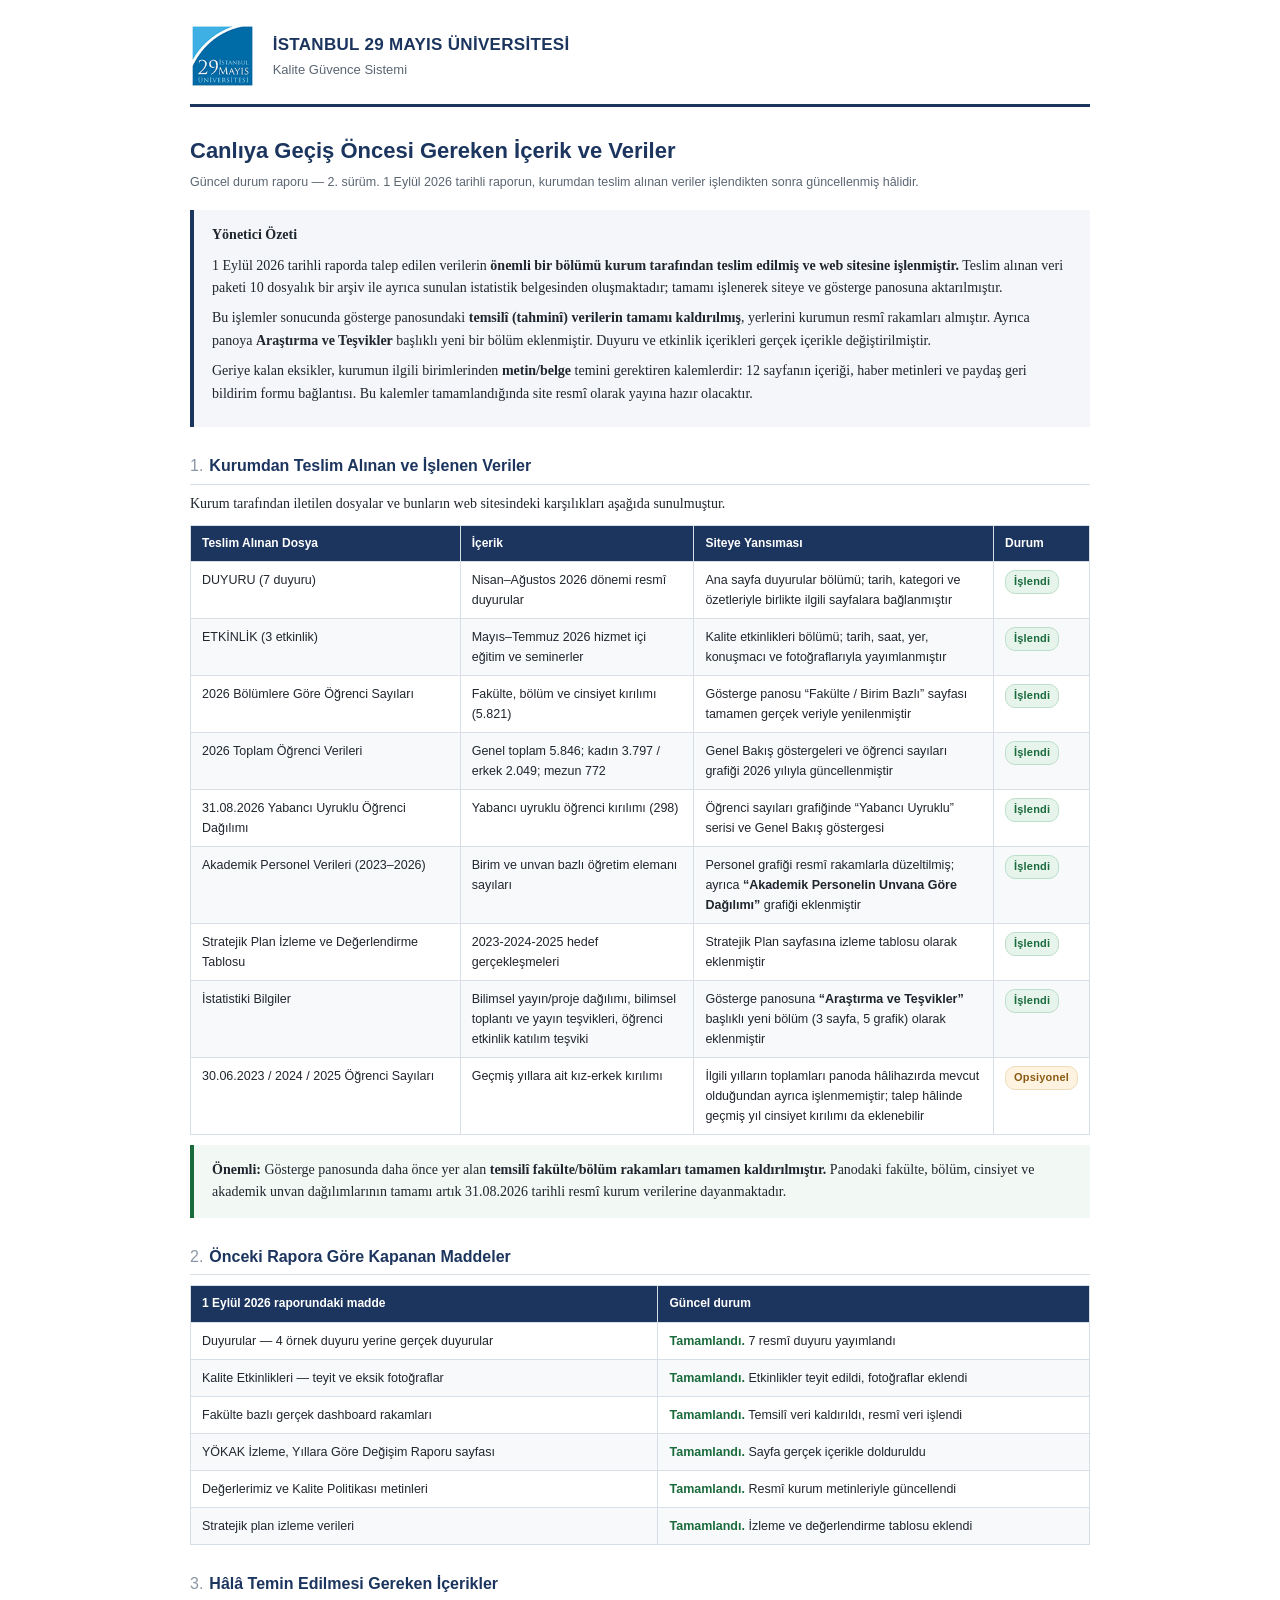
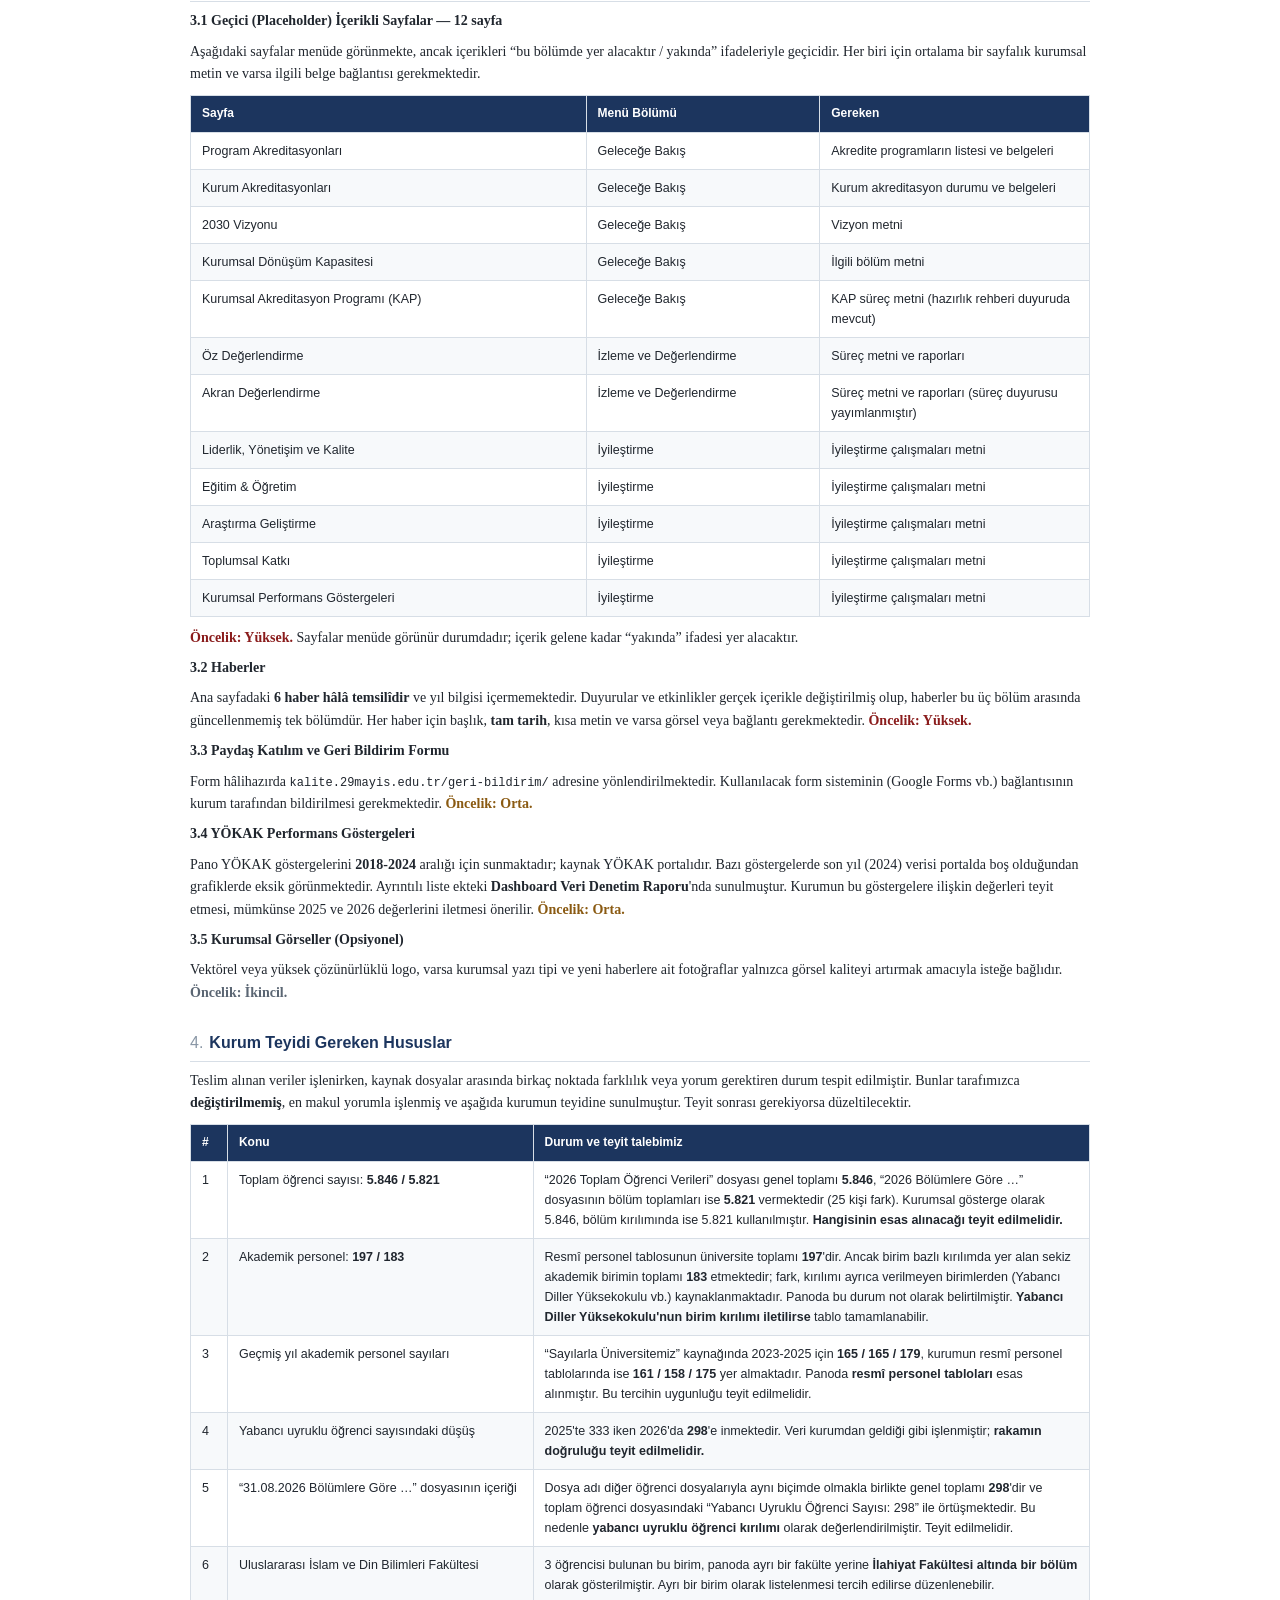
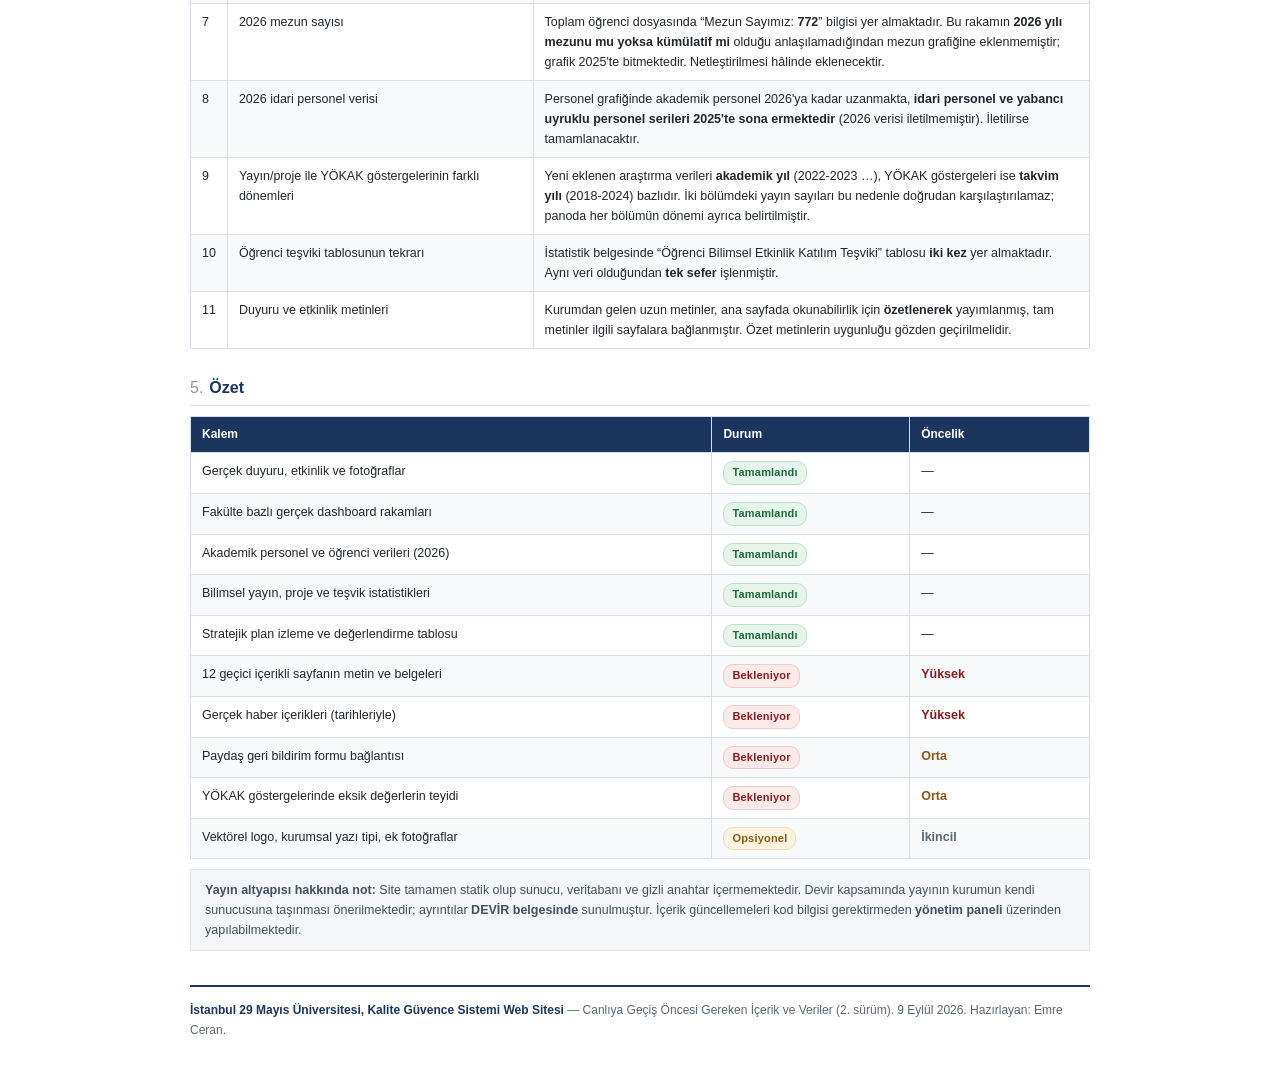
<file: canliya-gecis-gereken-veriler.html>
<!DOCTYPE html>
<html lang="tr"><head><meta charset="utf-8"><meta name="viewport" content="width=device-width,initial-scale=1">
<title>Canlıya Geçiş Öncesi Gereken İçerik ve Veriler</title>
<style>
 body{font-family:Georgia,'Times New Roman',serif;color:#20262e;background:#fff;margin:0;line-height:1.6;font-size:14px}
 .wrap{max-width:900px;margin:0 auto;padding:0 46px}
 .hdr{display:flex;align-items:center;gap:18px;border-bottom:3px solid #1c355e;padding:24px 0 16px}
 .hdr img{height:64px;width:auto}
 .hdr .uni{font-family:Arial,Helvetica,sans-serif;font-weight:700;color:#1c355e;font-size:17px;letter-spacing:.3px}
 .hdr .sub{font-family:Arial,Helvetica,sans-serif;color:#5b6673;font-size:13px;margin-top:2px}
 .doc-title{font-family:Arial,Helvetica,sans-serif;font-size:22px;color:#1c355e;margin:26px 0 4px;font-weight:700}
 .doc-meta{font-family:Arial,Helvetica,sans-serif;color:#5b6673;font-size:12.5px;margin-bottom:18px}
 h2{font-family:Arial,Helvetica,sans-serif;color:#1c355e;font-size:16px;margin:26px 0 8px;padding-bottom:5px;border-bottom:1px solid #d7dee6}
 h2 .no{color:#8a97a6;font-weight:400;margin-right:6px}
 p{margin:8px 0}
 .ozet{background:#f4f6f9;border-left:4px solid #1c355e;padding:14px 18px;margin:10px 0}
 table{width:100%;border-collapse:collapse;font-family:Arial,Helvetica,sans-serif;font-size:12.5px;margin:10px 0}
 th,td{text-align:left;padding:8px 11px;border:1px solid #d7dee6;vertical-align:top}
 th{background:#1c355e;color:#fff;font-weight:600;font-size:12px}
 tbody tr:nth-child(even){background:#f7f9fb}
 .oncelik-y{color:#8a1c1c;font-weight:700}
 .oncelik-o{color:#8a5a12;font-weight:700}
 .oncelik-i{color:#5b6673;font-weight:700}
 ul{margin:8px 0;padding-left:20px} li{margin:5px 0}
 .not{font-family:Arial,Helvetica,sans-serif;font-size:12.5px;color:#42505f;background:#f4f6f9;border:1px solid #e0e6ec;padding:10px 14px;margin:10px 0}
 .foot{font-family:Arial,Helvetica,sans-serif;border-top:2px solid #1c355e;margin-top:34px;padding:14px 0 30px;font-size:12px;color:#5b6673}
 .foot b{color:#1c355e}
 .ok{color:#1a6b3c;font-weight:700}
 .no{color:#8a1c1c;font-weight:700}
 .rozet{display:inline-block;font-family:Arial,Helvetica,sans-serif;font-size:11px;font-weight:700;padding:2px 8px;border-radius:10px;letter-spacing:.2px}
 .r-ok{background:#e6f4ec;color:#1a6b3c;border:1px solid #bcdfcb}
 .r-no{background:#fbeaea;color:#8a1c1c;border:1px solid #eccaca}
 .r-ks{background:#fdf3e0;color:#8a5a12;border:1px solid #eeddb8}
 .kutu-ok{background:#f2f9f5;border-left:4px solid #1a6b3c;padding:14px 18px;margin:10px 0}
 @media print{.wrap{padding:0 24px} h2{page-break-after:avoid} table{page-break-inside:avoid}}
</style></head><body><div class="wrap">

<div class="hdr">
  <img src="logo.png" alt="İstanbul 29 Mayıs Üniversitesi">
  <div>
    <div class="uni">İSTANBUL 29 MAYIS ÜNİVERSİTESİ</div>
    <div class="sub">Kalite Güvence Sistemi</div>
  </div>
</div>

<div class="doc-title">Canlıya Geçiş Öncesi Gereken İçerik ve Veriler</div>
<div class="doc-meta">Güncel durum raporu — 2. sürüm. 1 Eylül 2026 tarihli raporun, kurumdan teslim alınan veriler işlendikten sonra güncellenmiş hâlidir.</div>

<div class="ozet">
<b>Yönetici Özeti</b>
<p>1 Eylül 2026 tarihli raporda talep edilen verilerin <b>önemli bir bölümü kurum tarafından teslim edilmiş ve web sitesine işlenmiştir.</b>
Teslim alınan veri paketi 10 dosyalık bir arşiv ile ayrıca sunulan istatistik belgesinden oluşmaktadır; tamamı işlenerek siteye ve
gösterge panosuna aktarılmıştır.</p>
<p>Bu işlemler sonucunda gösterge panosundaki <b>temsilî (tahminî) verilerin tamamı kaldırılmış</b>, yerlerini kurumun resmî rakamları almıştır.
Ayrıca panoya <b>Araştırma ve Teşvikler</b> başlıklı yeni bir bölüm eklenmiştir. Duyuru ve etkinlik içerikleri gerçek içerikle değiştirilmiştir.</p>
<p>Geriye kalan eksikler, kurumun ilgili birimlerinden <b>metin/belge</b> temini gerektiren kalemlerdir: 12 sayfanın içeriği,
haber metinleri ve paydaş geri bildirim formu bağlantısı. Bu kalemler tamamlandığında site resmî olarak yayına hazır olacaktır.</p>
</div>

<h2><span class="no">1.</span>Kurumdan Teslim Alınan ve İşlenen Veriler</h2>
<p>Kurum tarafından iletilen dosyalar ve bunların web sitesindeki karşılıkları aşağıda sunulmuştur.</p>
<table>
<thead><tr><th style="width:30%">Teslim Alınan Dosya</th><th style="width:26%">İçerik</th><th>Siteye Yansıması</th><th style="width:9%">Durum</th></tr></thead>
<tbody>
<tr><td>DUYURU (7 duyuru)</td><td>Nisan–Ağustos 2026 dönemi resmî duyurular</td><td>Ana sayfa duyurular bölümü; tarih, kategori ve özetleriyle birlikte ilgili sayfalara bağlanmıştır</td><td><span class="rozet r-ok">İşlendi</span></td></tr>
<tr><td>ETKİNLİK (3 etkinlik)</td><td>Mayıs–Temmuz 2026 hizmet içi eğitim ve seminerler</td><td>Kalite etkinlikleri bölümü; tarih, saat, yer, konuşmacı ve fotoğraflarıyla yayımlanmıştır</td><td><span class="rozet r-ok">İşlendi</span></td></tr>
<tr><td>2026 Bölümlere Göre Öğrenci Sayıları</td><td>Fakülte, bölüm ve cinsiyet kırılımı (5.821)</td><td>Gösterge panosu “Fakülte / Birim Bazlı” sayfası tamamen gerçek veriyle yenilenmiştir</td><td><span class="rozet r-ok">İşlendi</span></td></tr>
<tr><td>2026 Toplam Öğrenci Verileri</td><td>Genel toplam 5.846; kadın 3.797 / erkek 2.049; mezun 772</td><td>Genel Bakış göstergeleri ve öğrenci sayıları grafiği 2026 yılıyla güncellenmiştir</td><td><span class="rozet r-ok">İşlendi</span></td></tr>
<tr><td>31.08.2026 Yabancı Uyruklu Öğrenci Dağılımı</td><td>Yabancı uyruklu öğrenci kırılımı (298)</td><td>Öğrenci sayıları grafiğinde “Yabancı Uyruklu” serisi ve Genel Bakış göstergesi</td><td><span class="rozet r-ok">İşlendi</span></td></tr>
<tr><td>Akademik Personel Verileri (2023–2026)</td><td>Birim ve unvan bazlı öğretim elemanı sayıları</td><td>Personel grafiği resmî rakamlarla düzeltilmiş; ayrıca <b>“Akademik Personelin Unvana Göre Dağılımı”</b> grafiği eklenmiştir</td><td><span class="rozet r-ok">İşlendi</span></td></tr>
<tr><td>Stratejik Plan İzleme ve Değerlendirme Tablosu</td><td>2023-2024-2025 hedef gerçekleşmeleri</td><td>Stratejik Plan sayfasına izleme tablosu olarak eklenmiştir</td><td><span class="rozet r-ok">İşlendi</span></td></tr>
<tr><td>İstatistiki Bilgiler</td><td>Bilimsel yayın/proje dağılımı, bilimsel toplantı ve yayın teşvikleri, öğrenci etkinlik katılım teşviki</td><td>Gösterge panosuna <b>“Araştırma ve Teşvikler”</b> başlıklı yeni bölüm (3 sayfa, 5 grafik) olarak eklenmiştir</td><td><span class="rozet r-ok">İşlendi</span></td></tr>
<tr><td>30.06.2023 / 2024 / 2025 Öğrenci Sayıları</td><td>Geçmiş yıllara ait kız-erkek kırılımı</td><td>İlgili yılların toplamları panoda hâlihazırda mevcut olduğundan ayrıca işlenmemiştir; talep hâlinde geçmiş yıl cinsiyet kırılımı da eklenebilir</td><td><span class="rozet r-ks">Opsiyonel</span></td></tr>
</tbody></table>

<div class="kutu-ok"><b>Önemli:</b> Gösterge panosunda daha önce yer alan <b>temsilî fakülte/bölüm rakamları tamamen kaldırılmıştır.</b>
Panodaki fakülte, bölüm, cinsiyet ve akademik unvan dağılımlarının tamamı artık 31.08.2026 tarihli resmî kurum verilerine dayanmaktadır.</div>

<h2><span class="no">2.</span>Önceki Rapora Göre Kapanan Maddeler</h2>
<table>
<thead><tr><th style="width:52%">1 Eylül 2026 raporundaki madde</th><th>Güncel durum</th></tr></thead>
<tbody>
<tr><td>Duyurular — 4 örnek duyuru yerine gerçek duyurular</td><td><span class="ok">Tamamlandı.</span> 7 resmî duyuru yayımlandı</td></tr>
<tr><td>Kalite Etkinlikleri — teyit ve eksik fotoğraflar</td><td><span class="ok">Tamamlandı.</span> Etkinlikler teyit edildi, fotoğraflar eklendi</td></tr>
<tr><td>Fakülte bazlı gerçek dashboard rakamları</td><td><span class="ok">Tamamlandı.</span> Temsilî veri kaldırıldı, resmî veri işlendi</td></tr>
<tr><td>YÖKAK İzleme, Yıllara Göre Değişim Raporu sayfası</td><td><span class="ok">Tamamlandı.</span> Sayfa gerçek içerikle dolduruldu</td></tr>
<tr><td>Değerlerimiz ve Kalite Politikası metinleri</td><td><span class="ok">Tamamlandı.</span> Resmî kurum metinleriyle güncellendi</td></tr>
<tr><td>Stratejik plan izleme verileri</td><td><span class="ok">Tamamlandı.</span> İzleme ve değerlendirme tablosu eklendi</td></tr>
</tbody></table>

<h2><span class="no">3.</span>Hâlâ Temin Edilmesi Gereken İçerikler</h2>

<p><b>3.1 Geçici (Placeholder) İçerikli Sayfalar — 12 sayfa</b></p>
<p>Aşağıdaki sayfalar menüde görünmekte, ancak içerikleri “bu bölümde yer alacaktır / yakında” ifadeleriyle geçicidir.
Her biri için ortalama bir sayfalık kurumsal metin ve varsa ilgili belge bağlantısı gerekmektedir.</p>
<table>
<thead><tr><th style="width:44%">Sayfa</th><th style="width:26%">Menü Bölümü</th><th>Gereken</th></tr></thead>
<tbody>
<tr><td>Program Akreditasyonları</td><td>Geleceğe Bakış</td><td>Akredite programların listesi ve belgeleri</td></tr>
<tr><td>Kurum Akreditasyonları</td><td>Geleceğe Bakış</td><td>Kurum akreditasyon durumu ve belgeleri</td></tr>
<tr><td>2030 Vizyonu</td><td>Geleceğe Bakış</td><td>Vizyon metni</td></tr>
<tr><td>Kurumsal Dönüşüm Kapasitesi</td><td>Geleceğe Bakış</td><td>İlgili bölüm metni</td></tr>
<tr><td>Kurumsal Akreditasyon Programı (KAP)</td><td>Geleceğe Bakış</td><td>KAP süreç metni (hazırlık rehberi duyuruda mevcut)</td></tr>
<tr><td>Öz Değerlendirme</td><td>İzleme ve Değerlendirme</td><td>Süreç metni ve raporları</td></tr>
<tr><td>Akran Değerlendirme</td><td>İzleme ve Değerlendirme</td><td>Süreç metni ve raporları (süreç duyurusu yayımlanmıştır)</td></tr>
<tr><td>Liderlik, Yönetişim ve Kalite</td><td>İyileştirme</td><td>İyileştirme çalışmaları metni</td></tr>
<tr><td>Eğitim &amp; Öğretim</td><td>İyileştirme</td><td>İyileştirme çalışmaları metni</td></tr>
<tr><td>Araştırma Geliştirme</td><td>İyileştirme</td><td>İyileştirme çalışmaları metni</td></tr>
<tr><td>Toplumsal Katkı</td><td>İyileştirme</td><td>İyileştirme çalışmaları metni</td></tr>
<tr><td>Kurumsal Performans Göstergeleri</td><td>İyileştirme</td><td>İyileştirme çalışmaları metni</td></tr>
</tbody></table>
<p><span class="oncelik-y">Öncelik: Yüksek.</span> Sayfalar menüde görünür durumdadır; içerik gelene kadar “yakında” ifadesi yer alacaktır.</p>

<p><b>3.2 Haberler</b></p>
<p>Ana sayfadaki <b>6 haber hâlâ temsilîdir</b> ve yıl bilgisi içermemektedir. Duyurular ve etkinlikler gerçek içerikle
değiştirilmiş olup, haberler bu üç bölüm arasında güncellenmemiş tek bölümdür. Her haber için başlık, <b>tam tarih</b>,
kısa metin ve varsa görsel veya bağlantı gerekmektedir.
<span class="oncelik-y">Öncelik: Yüksek.</span></p>

<p><b>3.3 Paydaş Katılım ve Geri Bildirim Formu</b></p>
<p>Form hâlihazırda <span style="font-family:monospace;font-size:12px">kalite.29mayis.edu.tr/geri-bildirim/</span> adresine yönlendirilmektedir.
Kullanılacak form sisteminin (Google Forms vb.) bağlantısının kurum tarafından bildirilmesi gerekmektedir.
<span class="oncelik-o">Öncelik: Orta.</span></p>

<p><b>3.4 YÖKAK Performans Göstergeleri</b></p>
<p>Pano YÖKAK göstergelerini <b>2018-2024</b> aralığı için sunmaktadır; kaynak YÖKAK portalıdır. Bazı göstergelerde
son yıl (2024) verisi portalda boş olduğundan grafiklerde eksik görünmektedir. Ayrıntılı liste ekteki
<b>Dashboard Veri Denetim Raporu</b>'nda sunulmuştur. Kurumun bu göstergelere ilişkin değerleri teyit etmesi,
mümkünse 2025 ve 2026 değerlerini iletmesi önerilir. <span class="oncelik-o">Öncelik: Orta.</span></p>

<p><b>3.5 Kurumsal Görseller (Opsiyonel)</b></p>
<p>Vektörel veya yüksek çözünürlüklü logo, varsa kurumsal yazı tipi ve yeni haberlere ait fotoğraflar yalnızca görsel
kaliteyi artırmak amacıyla isteğe bağlıdır. <span class="oncelik-i">Öncelik: İkincil.</span></p>

<h2><span class="no">4.</span>Kurum Teyidi Gereken Hususlar</h2>
<p>Teslim alınan veriler işlenirken, kaynak dosyalar arasında birkaç noktada farklılık veya yorum
gerektiren durum tespit edilmiştir. Bunlar tarafımızca <b>değiştirilmemiş</b>, en makul yorumla
işlenmiş ve aşağıda kurumun teyidine sunulmuştur. Teyit sonrası gerekiyorsa düzeltilecektir.</p>
<table>
<thead><tr><th style="width:4%">#</th><th style="width:34%">Konu</th><th>Durum ve teyit talebimiz</th></tr></thead>
<tbody>
<tr><td>1</td><td>Toplam öğrenci sayısı: <b>5.846 / 5.821</b></td>
<td>“2026 Toplam Öğrenci Verileri” dosyası genel toplamı <b>5.846</b>, “2026 Bölümlere Göre …” dosyasının bölüm toplamları ise <b>5.821</b> vermektedir (25 kişi fark). Kurumsal gösterge olarak 5.846, bölüm kırılımında ise 5.821 kullanılmıştır. <b>Hangisinin esas alınacağı teyit edilmelidir.</b></td></tr>

<tr><td>2</td><td>Akademik personel: <b>197 / 183</b></td>
<td>Resmî personel tablosunun üniversite toplamı <b>197</b>'dir. Ancak birim bazlı kırılımda yer alan sekiz akademik birimin toplamı <b>183</b> etmektedir; fark, kırılımı ayrıca verilmeyen birimlerden (Yabancı Diller Yüksekokulu vb.) kaynaklanmaktadır. Panoda bu durum not olarak belirtilmiştir. <b>Yabancı Diller Yüksekokulu'nun birim kırılımı iletilirse</b> tablo tamamlanabilir.</td></tr>

<tr><td>3</td><td>Geçmiş yıl akademik personel sayıları</td>
<td>“Sayılarla Üniversitemiz” kaynağında 2023-2025 için <b>165 / 165 / 179</b>, kurumun resmî personel tablolarında ise <b>161 / 158 / 175</b> yer almaktadır. Panoda <b>resmî personel tabloları</b> esas alınmıştır. Bu tercihin uygunluğu teyit edilmelidir.</td></tr>

<tr><td>4</td><td>Yabancı uyruklu öğrenci sayısındaki düşüş</td>
<td>2025'te 333 iken 2026'da <b>298</b>'e inmektedir. Veri kurumdan geldiği gibi işlenmiştir; <b>rakamın doğruluğu teyit edilmelidir.</b></td></tr>

<tr><td>5</td><td>“31.08.2026 Bölümlere Göre …” dosyasının içeriği</td>
<td>Dosya adı diğer öğrenci dosyalarıyla aynı biçimde olmakla birlikte genel toplamı <b>298</b>'dir ve toplam öğrenci dosyasındaki “Yabancı Uyruklu Öğrenci Sayısı: 298” ile örtüşmektedir. Bu nedenle <b>yabancı uyruklu öğrenci kırılımı</b> olarak değerlendirilmiştir. Teyit edilmelidir.</td></tr>

<tr><td>6</td><td>Uluslararası İslam ve Din Bilimleri Fakültesi</td>
<td>3 öğrencisi bulunan bu birim, panoda ayrı bir fakülte yerine <b>İlahiyat Fakültesi altında bir bölüm</b> olarak gösterilmiştir. Ayrı bir birim olarak listelenmesi tercih edilirse düzenlenebilir.</td></tr>

<tr><td>7</td><td>2026 mezun sayısı</td>
<td>Toplam öğrenci dosyasında “Mezun Sayımız: <b>772</b>” bilgisi yer almaktadır. Bu rakamın <b>2026 yılı mezunu mu yoksa kümülatif mi</b> olduğu anlaşılamadığından mezun grafiğine eklenmemiştir; grafik 2025'te bitmektedir. Netleştirilmesi hâlinde eklenecektir.</td></tr>

<tr><td>8</td><td>2026 idari personel verisi</td>
<td>Personel grafiğinde akademik personel 2026'ya kadar uzanmakta, <b>idari personel ve yabancı uyruklu personel serileri 2025'te sona ermektedir</b> (2026 verisi iletilmemiştir). İletilirse tamamlanacaktır.</td></tr>

<tr><td>9</td><td>Yayın/proje ile YÖKAK göstergelerinin farklı dönemleri</td>
<td>Yeni eklenen araştırma verileri <b>akademik yıl</b> (2022-2023 …), YÖKAK göstergeleri ise <b>takvim yılı</b> (2018-2024) bazlıdır. İki bölümdeki yayın sayıları bu nedenle doğrudan karşılaştırılamaz; panoda her bölümün dönemi ayrıca belirtilmiştir.</td></tr>

<tr><td>10</td><td>Öğrenci teşviki tablosunun tekrarı</td>
<td>İstatistik belgesinde “Öğrenci Bilimsel Etkinlik Katılım Teşviki” tablosu <b>iki kez</b> yer almaktadır. Aynı veri olduğundan <b>tek sefer</b> işlenmiştir.</td></tr>

<tr><td>11</td><td>Duyuru ve etkinlik metinleri</td>
<td>Kurumdan gelen uzun metinler, ana sayfada okunabilirlik için <b>özetlenerek</b> yayımlanmış, tam metinler ilgili sayfalara bağlanmıştır. Özet metinlerin uygunluğu gözden geçirilmelidir.</td></tr>
</tbody></table>

<h2><span class="no">5.</span>Özet</h2>
<table>
<thead><tr><th style="width:58%">Kalem</th><th style="width:22%">Durum</th><th>Öncelik</th></tr></thead>
<tbody>
<tr><td>Gerçek duyuru, etkinlik ve fotoğraflar</td><td><span class="rozet r-ok">Tamamlandı</span></td><td>—</td></tr>
<tr><td>Fakülte bazlı gerçek dashboard rakamları</td><td><span class="rozet r-ok">Tamamlandı</span></td><td>—</td></tr>
<tr><td>Akademik personel ve öğrenci verileri (2026)</td><td><span class="rozet r-ok">Tamamlandı</span></td><td>—</td></tr>
<tr><td>Bilimsel yayın, proje ve teşvik istatistikleri</td><td><span class="rozet r-ok">Tamamlandı</span></td><td>—</td></tr>
<tr><td>Stratejik plan izleme ve değerlendirme tablosu</td><td><span class="rozet r-ok">Tamamlandı</span></td><td>—</td></tr>
<tr><td>12 geçici içerikli sayfanın metin ve belgeleri</td><td><span class="rozet r-no">Bekleniyor</span></td><td><span class="oncelik-y">Yüksek</span></td></tr>
<tr><td>Gerçek haber içerikleri (tarihleriyle)</td><td><span class="rozet r-no">Bekleniyor</span></td><td><span class="oncelik-y">Yüksek</span></td></tr>
<tr><td>Paydaş geri bildirim formu bağlantısı</td><td><span class="rozet r-no">Bekleniyor</span></td><td><span class="oncelik-o">Orta</span></td></tr>
<tr><td>YÖKAK göstergelerinde eksik değerlerin teyidi</td><td><span class="rozet r-no">Bekleniyor</span></td><td><span class="oncelik-o">Orta</span></td></tr>
<tr><td>Vektörel logo, kurumsal yazı tipi, ek fotoğraflar</td><td><span class="rozet r-ks">Opsiyonel</span></td><td><span class="oncelik-i">İkincil</span></td></tr>
</tbody></table>

<div class="not"><b>Yayın altyapısı hakkında not:</b> Site tamamen statik olup sunucu, veritabanı ve gizli anahtar içermemektedir.
Devir kapsamında yayının kurumun kendi sunucusuna taşınması önerilmektedir; ayrıntılar <b>DEVİR belgesinde</b> sunulmuştur.
İçerik güncellemeleri kod bilgisi gerektirmeden <b>yönetim paneli</b> üzerinden yapılabilmektedir.</div>

<div class="foot">
<b>İstanbul 29 Mayıs Üniversitesi, Kalite Güvence Sistemi Web Sitesi</b> — Canlıya Geçiş Öncesi Gereken İçerik ve Veriler (2. sürüm).
9 Eylül 2026. Hazırlayan: Emre Ceran.
</div>

</div></body></html>
</file>
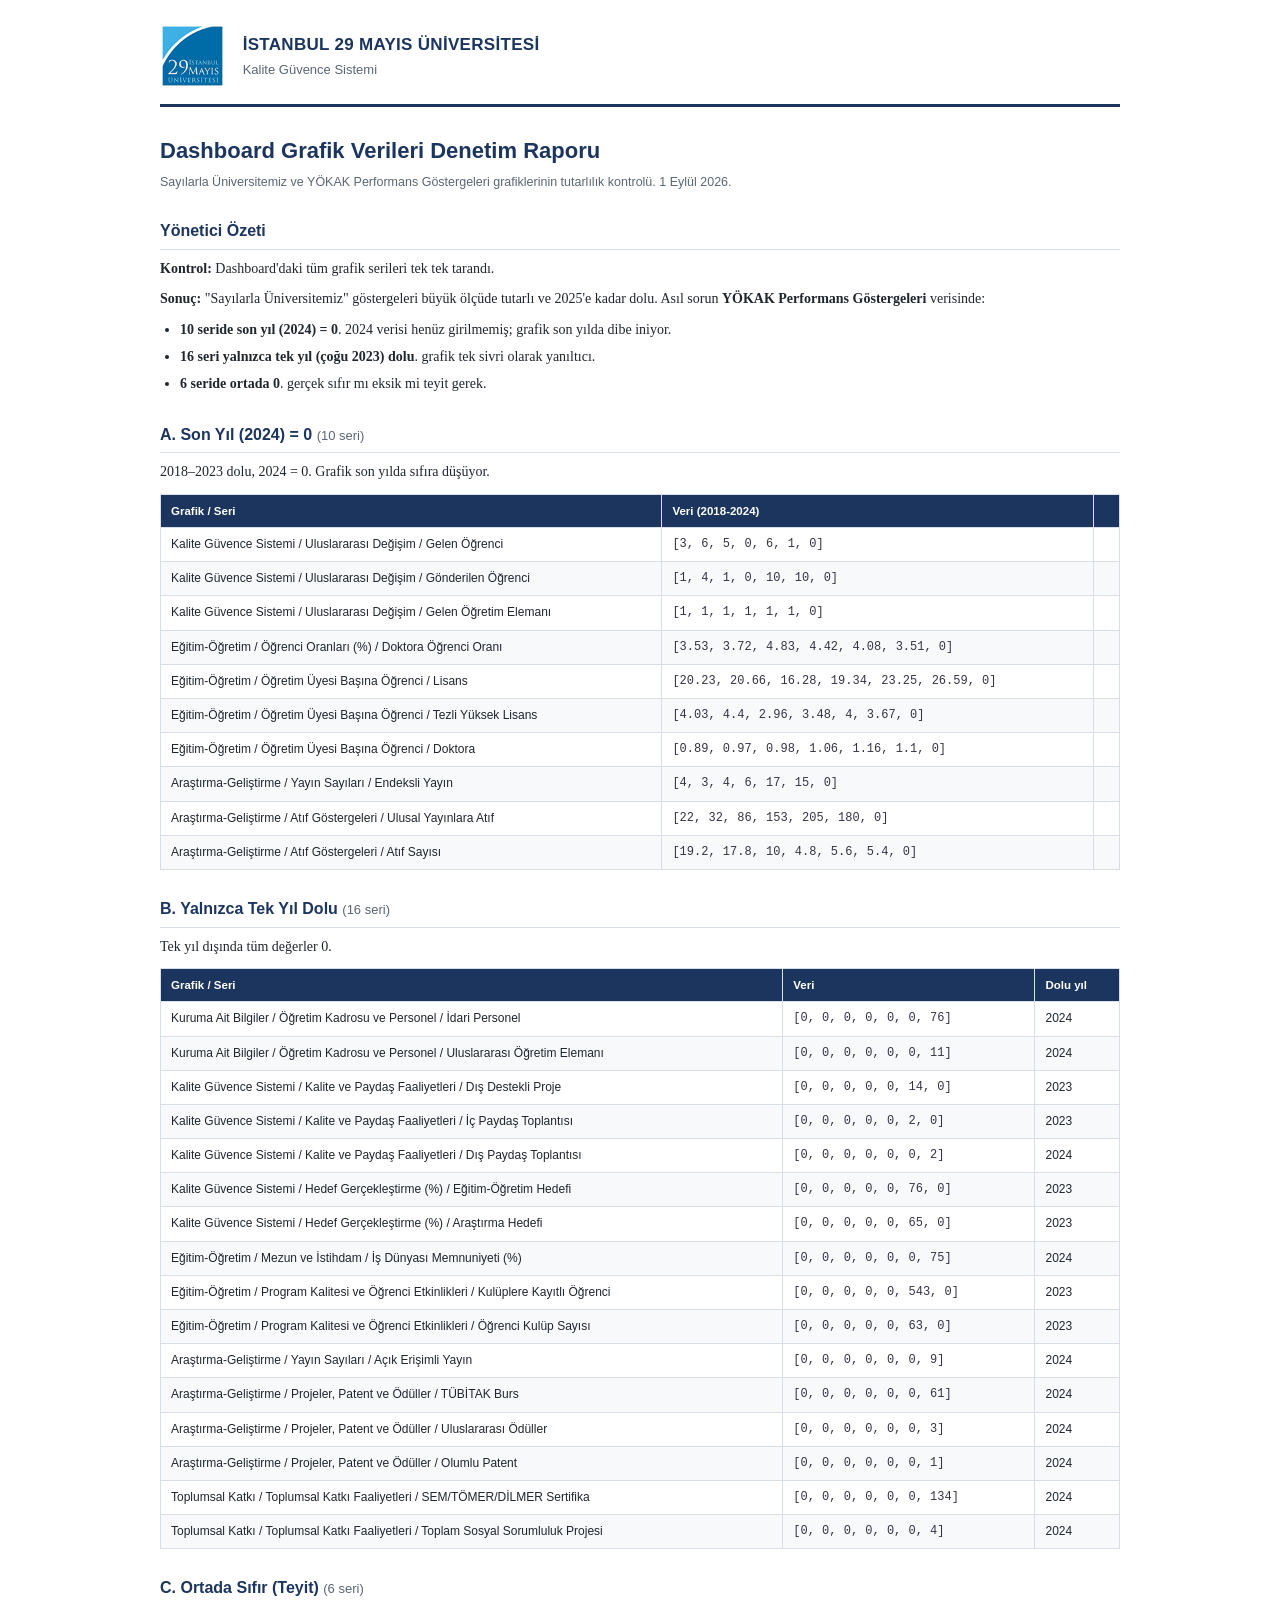
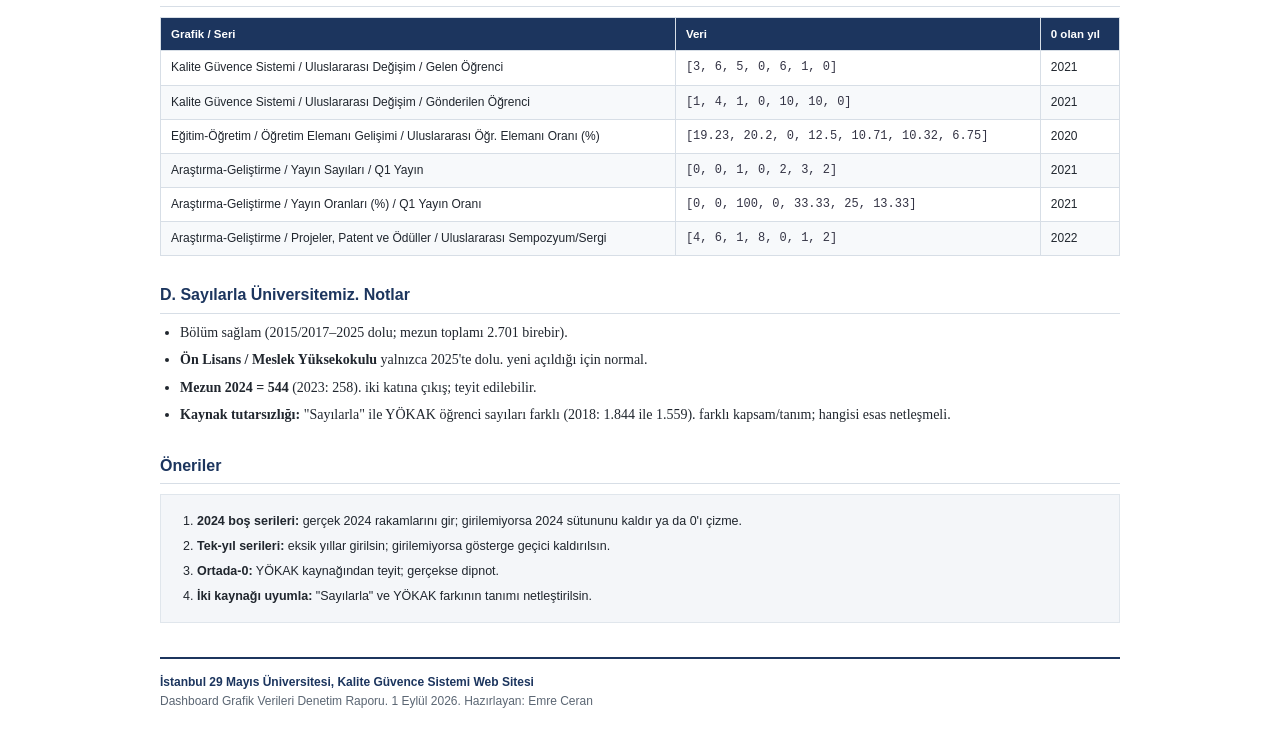
<file: dashboard-veri-denetim-raporu.html>
<!DOCTYPE html>
<html lang="tr"><head><meta charset="utf-8"><meta name="viewport" content="width=device-width,initial-scale=1">
<title>Dashboard Veri Denetim Raporu</title>
<style>
 body{font-family:Georgia,'Times New Roman',serif;color:#20262e;background:#fff;margin:0;line-height:1.6;font-size:14px}
 .wrap{max-width:960px;margin:0 auto;padding:0 46px}
 .hdr{display:flex;align-items:center;gap:18px;border-bottom:3px solid #1c355e;padding:24px 0 16px}
 .hdr img{height:64px;width:auto}
 .hdr .uni{font-family:Arial,Helvetica,sans-serif;font-weight:700;color:#1c355e;font-size:17px;letter-spacing:.3px}
 .hdr .sub{font-family:Arial,Helvetica,sans-serif;color:#5b6673;font-size:13px;margin-top:2px}
 .doc-title{font-family:Arial,Helvetica,sans-serif;font-size:22px;color:#1c355e;margin:26px 0 4px;font-weight:700}
 .doc-meta{font-family:Arial,Helvetica,sans-serif;color:#5b6673;font-size:12.5px;margin-bottom:18px}
 h2{font-family:Arial,Helvetica,sans-serif;color:#1c355e;font-size:16px;margin:26px 0 8px;padding-bottom:5px;border-bottom:1px solid #d7dee6}
 .cnt{font-family:Arial,Helvetica,sans-serif;font-weight:400;color:#5b6673;font-size:13px}
 p{margin:8px 0}
 .ozet{background:#f4f6f9;border-left:4px solid #1c355e;padding:14px 18px;margin:10px 0}
 table{width:100%;border-collapse:collapse;font-family:Arial,Helvetica,sans-serif;font-size:12px;margin:10px 0}
 th,td{text-align:left;padding:7px 10px;border:1px solid #d7dee6;vertical-align:top}
 th{background:#1c355e;color:#fff;font-weight:600;font-size:11.5px}
 tbody tr:nth-child(even){background:#f7f9fb}
 td.m{font-family:ui-monospace,Consolas,monospace;color:#334;white-space:nowrap}
 .not,.rec{font-family:Arial,Helvetica,sans-serif;font-size:12.5px;background:#f4f6f9;border:1px solid #e0e6ec;padding:10px 16px;margin:10px 0}
 ul,ol{margin:6px 0;padding-left:20px} li{margin:5px 0}
 .foot{font-family:Arial,Helvetica,sans-serif;border-top:2px solid #1c355e;margin-top:34px;padding:14px 0 30px;font-size:12px;color:#5b6673}
 .foot b{color:#1c355e}
 @media print{.wrap{padding:0 24px}}
</style></head><body><div class="wrap">
<div class="hdr">
  <img src="logo.png" alt="İstanbul 29 Mayıs Üniversitesi">
  <div>
    <div class="uni">İSTANBUL 29 MAYIS ÜNİVERSİTESİ</div>
    <div class="sub">Kalite Güvence Sistemi</div>
  </div>
</div>
<div class="doc-title">Dashboard Grafik Verileri Denetim Raporu</div>
<div class="doc-meta">Sayılarla Üniversitemiz ve YÖKAK Performans Göstergeleri grafiklerinin tutarlılık kontrolü. 1 Eylül 2026.</div>
<main>
<h2>Yönetici Özeti</h2>
<div class=exec><p><b>Kontrol:</b> Dashboard'daki tüm grafik serileri tek tek tarandı.</p>
<p><b>Sonuç:</b> "Sayılarla Üniversitemiz" göstergeleri büyük ölçüde tutarlı ve 2025'e kadar dolu. Asıl sorun <b>YÖKAK Performans Göstergeleri</b> verisinde:</p>
<ul>
<li><b>10 seride son yıl (2024) = 0</b>. 2024 verisi henüz girilmemiş; grafik son yılda dibe iniyor.</li>
<li><b>16 seri yalnızca tek yıl (çoğu 2023) dolu</b>. grafik tek sivri olarak yanıltıcı.</li>
<li><b>6 seride ortada 0</b>. gerçek sıfır mı eksik mi teyit gerek.</li>
</ul></div>
<h2>A. Son Yıl (2024) = 0 <span class="cnt">(10 seri)</span></h2>
<p>2018–2023 dolu, 2024 = 0. Grafik son yılda sıfıra düşüyor.</p>
<table><thead><tr><th>Grafik / Seri</th><th>Veri (2018-2024)</th><th></th></tr></thead><tbody><tr><td>Kalite Güvence Sistemi / Uluslararası Değişim / Gelen Öğrenci</td><td class='m'>[3, 6, 5, 0, 6, 1, 0]</td><td></td></tr><tr><td>Kalite Güvence Sistemi / Uluslararası Değişim / Gönderilen Öğrenci</td><td class='m'>[1, 4, 1, 0, 10, 10, 0]</td><td></td></tr><tr><td>Kalite Güvence Sistemi / Uluslararası Değişim / Gelen Öğretim Elemanı</td><td class='m'>[1, 1, 1, 1, 1, 1, 0]</td><td></td></tr><tr><td>Eğitim-Öğretim / Öğrenci Oranları (%) / Doktora Öğrenci Oranı</td><td class='m'>[3.53, 3.72, 4.83, 4.42, 4.08, 3.51, 0]</td><td></td></tr><tr><td>Eğitim-Öğretim / Öğretim Üyesi Başına Öğrenci / Lisans</td><td class='m'>[20.23, 20.66, 16.28, 19.34, 23.25, 26.59, 0]</td><td></td></tr><tr><td>Eğitim-Öğretim / Öğretim Üyesi Başına Öğrenci / Tezli Yüksek Lisans</td><td class='m'>[4.03, 4.4, 2.96, 3.48, 4, 3.67, 0]</td><td></td></tr><tr><td>Eğitim-Öğretim / Öğretim Üyesi Başına Öğrenci / Doktora</td><td class='m'>[0.89, 0.97, 0.98, 1.06, 1.16, 1.1, 0]</td><td></td></tr><tr><td>Araştırma-Geliştirme / Yayın Sayıları / Endeksli Yayın</td><td class='m'>[4, 3, 4, 6, 17, 15, 0]</td><td></td></tr><tr><td>Araştırma-Geliştirme / Atıf Göstergeleri / Ulusal Yayınlara Atıf</td><td class='m'>[22, 32, 86, 153, 205, 180, 0]</td><td></td></tr><tr><td>Araştırma-Geliştirme / Atıf Göstergeleri / Atıf Sayısı</td><td class='m'>[19.2, 17.8, 10, 4.8, 5.6, 5.4, 0]</td><td></td></tr></tbody></table>
<h2>B. Yalnızca Tek Yıl Dolu <span class="cnt">(16 seri)</span></h2>
<p>Tek yıl dışında tüm değerler 0.</p>
<table><thead><tr><th>Grafik / Seri</th><th>Veri</th><th>Dolu yıl</th></tr></thead><tbody><tr><td>Kuruma Ait Bilgiler / Öğretim Kadrosu ve Personel / İdari Personel</td><td class='m'>[0, 0, 0, 0, 0, 0, 76]</td><td>2024</td></tr><tr><td>Kuruma Ait Bilgiler / Öğretim Kadrosu ve Personel / Uluslararası Öğretim Elemanı</td><td class='m'>[0, 0, 0, 0, 0, 0, 11]</td><td>2024</td></tr><tr><td>Kalite Güvence Sistemi / Kalite ve Paydaş Faaliyetleri / Dış Destekli Proje</td><td class='m'>[0, 0, 0, 0, 0, 14, 0]</td><td>2023</td></tr><tr><td>Kalite Güvence Sistemi / Kalite ve Paydaş Faaliyetleri / İç Paydaş Toplantısı</td><td class='m'>[0, 0, 0, 0, 0, 2, 0]</td><td>2023</td></tr><tr><td>Kalite Güvence Sistemi / Kalite ve Paydaş Faaliyetleri / Dış Paydaş Toplantısı</td><td class='m'>[0, 0, 0, 0, 0, 0, 2]</td><td>2024</td></tr><tr><td>Kalite Güvence Sistemi / Hedef Gerçekleştirme (%) / Eğitim-Öğretim Hedefi</td><td class='m'>[0, 0, 0, 0, 0, 76, 0]</td><td>2023</td></tr><tr><td>Kalite Güvence Sistemi / Hedef Gerçekleştirme (%) / Araştırma Hedefi</td><td class='m'>[0, 0, 0, 0, 0, 65, 0]</td><td>2023</td></tr><tr><td>Eğitim-Öğretim / Mezun ve İstihdam / İş Dünyası Memnuniyeti (%)</td><td class='m'>[0, 0, 0, 0, 0, 0, 75]</td><td>2024</td></tr><tr><td>Eğitim-Öğretim / Program Kalitesi ve Öğrenci Etkinlikleri / Kulüplere Kayıtlı Öğrenci</td><td class='m'>[0, 0, 0, 0, 0, 543, 0]</td><td>2023</td></tr><tr><td>Eğitim-Öğretim / Program Kalitesi ve Öğrenci Etkinlikleri / Öğrenci Kulüp Sayısı</td><td class='m'>[0, 0, 0, 0, 0, 63, 0]</td><td>2023</td></tr><tr><td>Araştırma-Geliştirme / Yayın Sayıları / Açık Erişimli Yayın</td><td class='m'>[0, 0, 0, 0, 0, 0, 9]</td><td>2024</td></tr><tr><td>Araştırma-Geliştirme / Projeler, Patent ve Ödüller / TÜBİTAK Burs</td><td class='m'>[0, 0, 0, 0, 0, 0, 61]</td><td>2024</td></tr><tr><td>Araştırma-Geliştirme / Projeler, Patent ve Ödüller / Uluslararası Ödüller</td><td class='m'>[0, 0, 0, 0, 0, 0, 3]</td><td>2024</td></tr><tr><td>Araştırma-Geliştirme / Projeler, Patent ve Ödüller / Olumlu Patent</td><td class='m'>[0, 0, 0, 0, 0, 0, 1]</td><td>2024</td></tr><tr><td>Toplumsal Katkı / Toplumsal Katkı Faaliyetleri / SEM/TÖMER/DİLMER Sertifika</td><td class='m'>[0, 0, 0, 0, 0, 0, 134]</td><td>2024</td></tr><tr><td>Toplumsal Katkı / Toplumsal Katkı Faaliyetleri / Toplam Sosyal Sorumluluk Projesi</td><td class='m'>[0, 0, 0, 0, 0, 0, 4]</td><td>2024</td></tr></tbody></table>
<h2>C. Ortada Sıfır (Teyit) <span class="cnt">(6 seri)</span></h2>
<table><thead><tr><th>Grafik / Seri</th><th>Veri</th><th>0 olan yıl</th></tr></thead><tbody><tr><td>Kalite Güvence Sistemi / Uluslararası Değişim / Gelen Öğrenci</td><td class='m'>[3, 6, 5, 0, 6, 1, 0]</td><td>2021</td></tr><tr><td>Kalite Güvence Sistemi / Uluslararası Değişim / Gönderilen Öğrenci</td><td class='m'>[1, 4, 1, 0, 10, 10, 0]</td><td>2021</td></tr><tr><td>Eğitim-Öğretim / Öğretim Elemanı Gelişimi / Uluslararası Öğr. Elemanı Oranı (%)</td><td class='m'>[19.23, 20.2, 0, 12.5, 10.71, 10.32, 6.75]</td><td>2020</td></tr><tr><td>Araştırma-Geliştirme / Yayın Sayıları / Q1 Yayın</td><td class='m'>[0, 0, 1, 0, 2, 3, 2]</td><td>2021</td></tr><tr><td>Araştırma-Geliştirme / Yayın Oranları (%) / Q1 Yayın Oranı</td><td class='m'>[0, 0, 100, 0, 33.33, 25, 13.33]</td><td>2021</td></tr><tr><td>Araştırma-Geliştirme / Projeler, Patent ve Ödüller / Uluslararası Sempozyum/Sergi</td><td class='m'>[4, 6, 1, 8, 0, 1, 2]</td><td>2022</td></tr></tbody></table>
<h2>D. Sayılarla Üniversitemiz. Notlar</h2>
<div class=note><ul>
<li>Bölüm sağlam (2015/2017–2025 dolu; mezun toplamı 2.701 birebir).</li>
<li><b>Ön Lisans / Meslek Yüksekokulu</b> yalnızca 2025'te dolu. yeni açıldığı için normal.</li>
<li><b>Mezun 2024 = 544</b> (2023: 258). iki katına çıkış; teyit edilebilir.</li>
<li><b>Kaynak tutarsızlığı:</b> "Sayılarla"  ile  YÖKAK öğrenci sayıları farklı (2018: 1.844  ile  1.559). farklı kapsam/tanım; hangisi esas netleşmeli.</li>
</ul></div>
<h2>Öneriler</h2>
<div class=rec><ol>
<li><b>2024 boş serileri:</b> gerçek 2024 rakamlarını gir; girilemiyorsa 2024 sütununu kaldır ya da 0'ı çizme.</li>
<li><b>Tek-yıl serileri:</b> eksik yıllar girilsin; girilemiyorsa gösterge geçici kaldırılsın.</li>
<li><b>Ortada-0:</b> YÖKAK kaynağından teyit; gerçekse dipnot.</li>
<li><b>İki kaynağı uyumla:</b> "Sayılarla" ve YÖKAK farkının tanımı netleştirilsin.</li>
</ol></div>
</main>
<div class="foot"><b>İstanbul 29 Mayıs Üniversitesi, Kalite Güvence Sistemi Web Sitesi</b><br>Dashboard Grafik Verileri Denetim Raporu. 1 Eylül 2026. Hazırlayan: Emre Ceran</div>
</div></body></html>
</file>
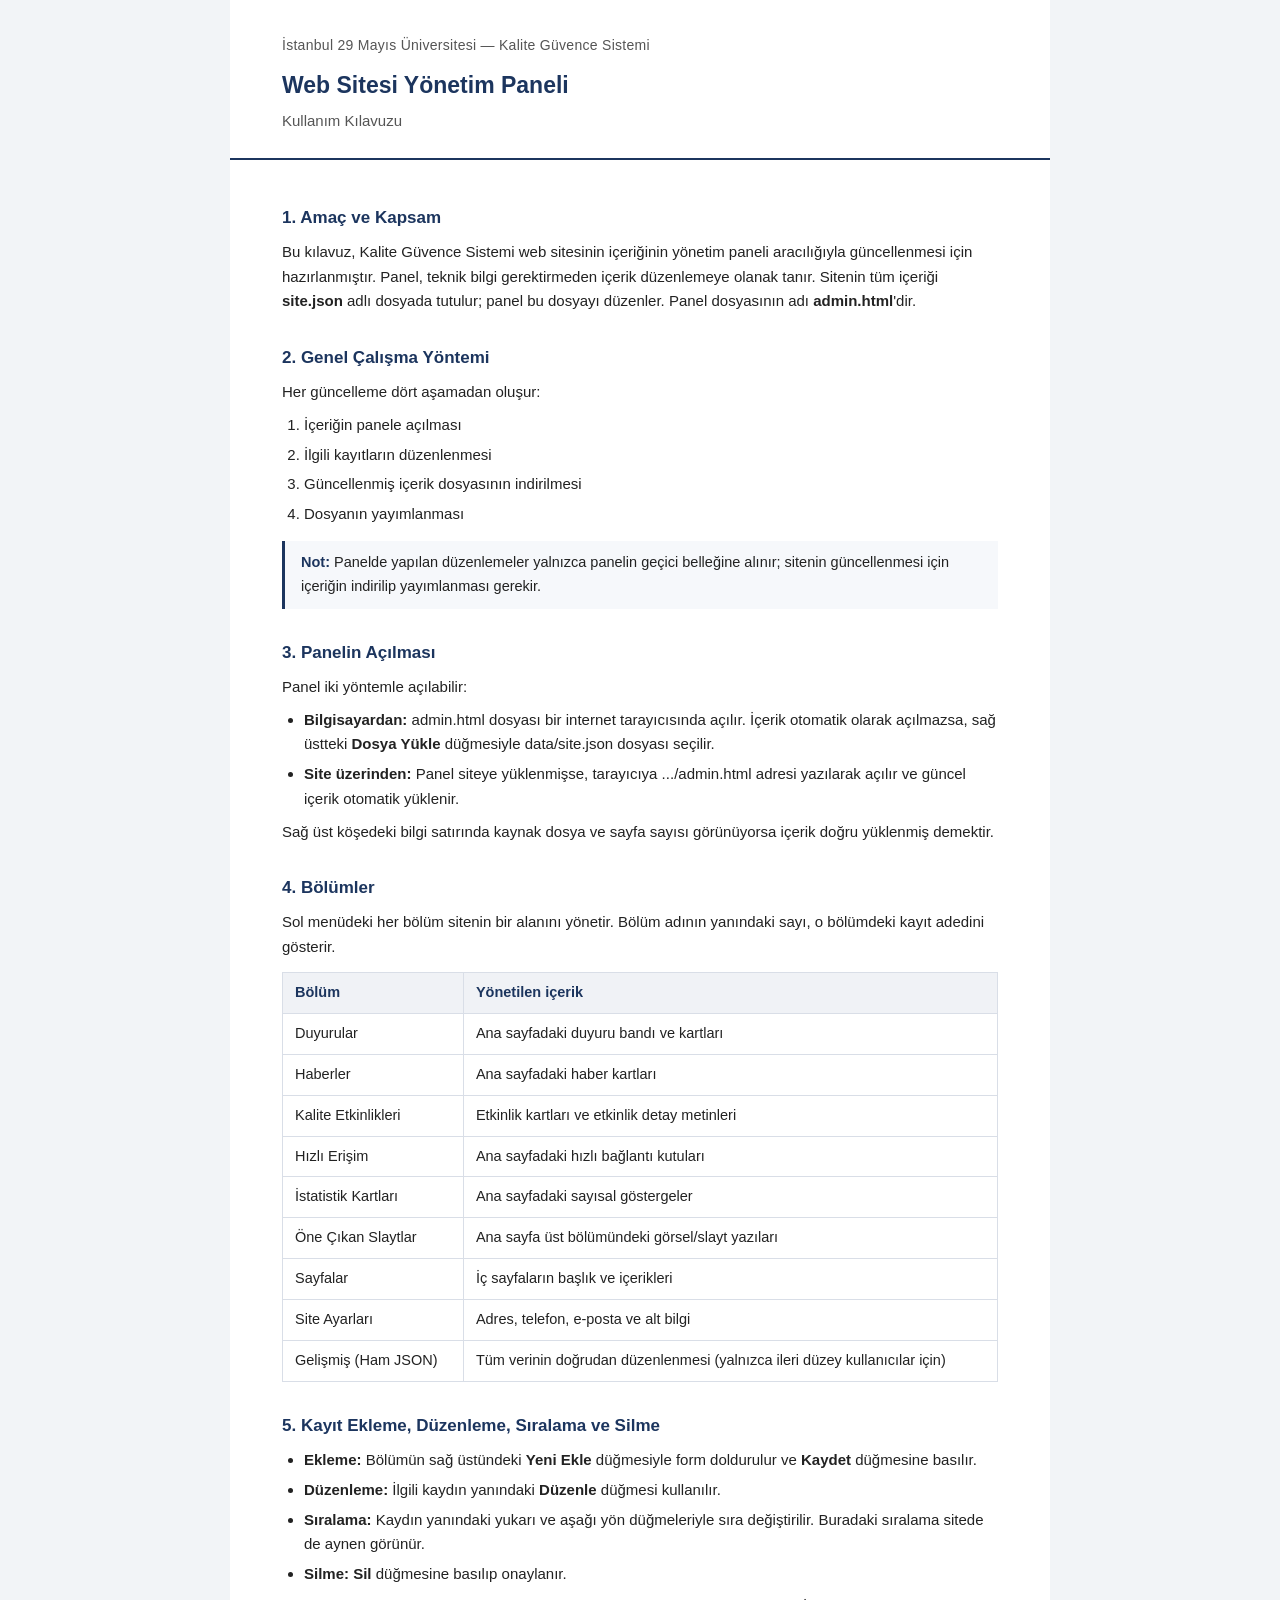
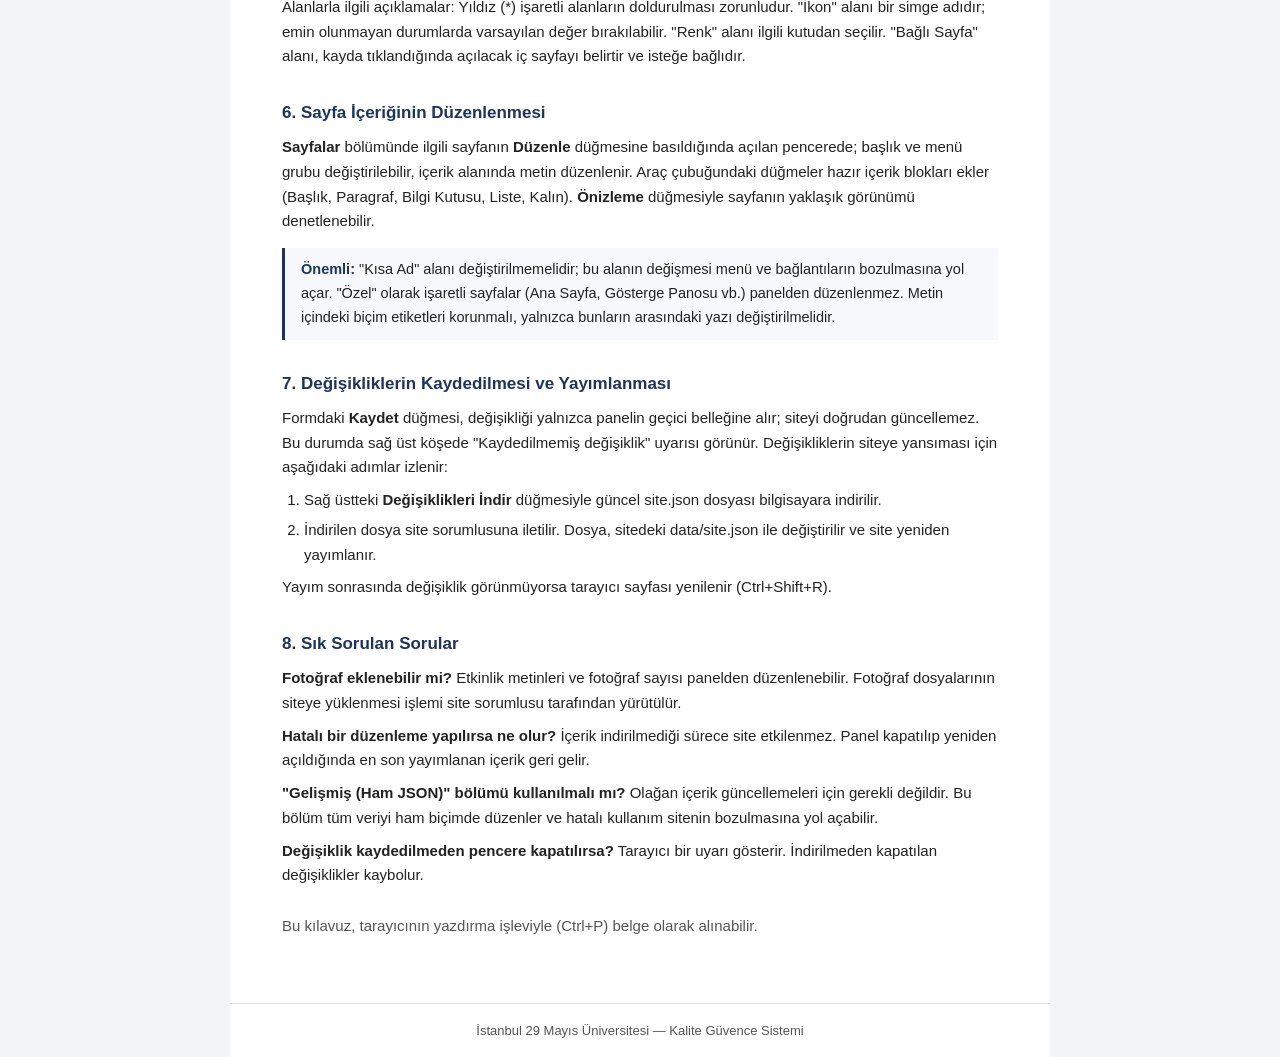
<file: panel-kullanim-kilavuzu.html>
<!DOCTYPE html>
<html lang="tr">
<head>
<meta charset="UTF-8">
<meta name="viewport" content="width=device-width, initial-scale=1.0">
<title>Web Sitesi Yönetim Paneli — Kullanım Kılavuzu</title>
<style>
  :root{--navy:#1c355e;--ink:#222;--muted:#555;--line:#d9dee7}
  *{box-sizing:border-box}
  body{margin:0;background:#f2f4f7;color:var(--ink);
       font-family:"Segoe UI",Calibri,Arial,sans-serif;line-height:1.65;font-size:15px}
  .page{max-width:820px;margin:0 auto;background:#fff;padding:0}
  header{border-bottom:2px solid var(--navy);padding:34px 52px 24px}
  header .kurum{font-size:14px;color:var(--muted);letter-spacing:.02em}
  header h1{margin:10px 0 4px;font-size:23px;color:var(--navy);font-weight:600}
  header .alt{font-size:15px;color:var(--muted)}
  .body{padding:14px 52px 56px}
  h2{font-size:17px;color:var(--navy);margin:30px 0 8px;font-weight:600}
  p{margin:8px 0}
  ol,ul{margin:8px 0;padding-left:22px}
  li{margin:5px 0}
  table{border-collapse:collapse;width:100%;margin:12px 0;font-size:14.5px}
  th,td{border:1px solid var(--line);padding:8px 12px;text-align:left;vertical-align:top}
  th{background:#f0f2f6;color:var(--navy);font-weight:600}
  .not{border-left:3px solid var(--navy);background:#f6f8fb;padding:10px 16px;margin:14px 0;font-size:14.5px}
  .not .b{font-weight:600;color:var(--navy)}
  .terim{font-weight:600}
  footer{border-top:1px solid var(--line);padding:16px 52px;color:var(--muted);font-size:13px;text-align:center}
  @media print{
    body{background:#fff;font-size:12.5pt}
    .page{max-width:none}
    header,.body,footer{padding-left:0;padding-right:0}
    h2{page-break-after:avoid}
    table,.not{page-break-inside:avoid}
  }
</style>
</head>
<body>
<div class="page">
<header>
  <div class="kurum">İstanbul 29 Mayıs Üniversitesi — Kalite Güvence Sistemi</div>
  <h1>Web Sitesi Yönetim Paneli</h1>
  <div class="alt">Kullanım Kılavuzu</div>
</header>
<div class="body">

  <h2>1. Amaç ve Kapsam</h2>
  <p>Bu kılavuz, Kalite Güvence Sistemi web sitesinin içeriğinin yönetim paneli aracılığıyla
  güncellenmesi için hazırlanmıştır. Panel, teknik bilgi gerektirmeden içerik düzenlemeye
  olanak tanır. Sitenin tüm içeriği <span class="terim">site.json</span> adlı dosyada tutulur;
  panel bu dosyayı düzenler. Panel dosyasının adı <span class="terim">admin.html</span>'dir.</p>

  <h2>2. Genel Çalışma Yöntemi</h2>
  <p>Her güncelleme dört aşamadan oluşur:</p>
  <ol>
    <li>İçeriğin panele açılması</li>
    <li>İlgili kayıtların düzenlenmesi</li>
    <li>Güncellenmiş içerik dosyasının indirilmesi</li>
    <li>Dosyanın yayımlanması</li>
  </ol>
  <div class="not"><span class="b">Not:</span> Panelde yapılan düzenlemeler yalnızca panelin
  geçici belleğine alınır; sitenin güncellenmesi için içeriğin indirilip yayımlanması gerekir.</div>

  <h2>3. Panelin Açılması</h2>
  <p>Panel iki yöntemle açılabilir:</p>
  <ul>
    <li><span class="terim">Bilgisayardan:</span> admin.html dosyası bir internet tarayıcısında
    açılır. İçerik otomatik olarak açılmazsa, sağ üstteki <span class="terim">Dosya Yükle</span>
    düğmesiyle data/site.json dosyası seçilir.</li>
    <li><span class="terim">Site üzerinden:</span> Panel siteye yüklenmişse, tarayıcıya
    .../admin.html adresi yazılarak açılır ve güncel içerik otomatik yüklenir.</li>
  </ul>
  <p>Sağ üst köşedeki bilgi satırında kaynak dosya ve sayfa sayısı görünüyorsa içerik doğru
  yüklenmiş demektir.</p>

  <h2>4. Bölümler</h2>
  <p>Sol menüdeki her bölüm sitenin bir alanını yönetir. Bölüm adının yanındaki sayı, o bölümdeki
  kayıt adedini gösterir.</p>
  <table>
    <tr><th>Bölüm</th><th>Yönetilen içerik</th></tr>
    <tr><td>Duyurular</td><td>Ana sayfadaki duyuru bandı ve kartları</td></tr>
    <tr><td>Haberler</td><td>Ana sayfadaki haber kartları</td></tr>
    <tr><td>Kalite Etkinlikleri</td><td>Etkinlik kartları ve etkinlik detay metinleri</td></tr>
    <tr><td>Hızlı Erişim</td><td>Ana sayfadaki hızlı bağlantı kutuları</td></tr>
    <tr><td>İstatistik Kartları</td><td>Ana sayfadaki sayısal göstergeler</td></tr>
    <tr><td>Öne Çıkan Slaytlar</td><td>Ana sayfa üst bölümündeki görsel/slayt yazıları</td></tr>
    <tr><td>Sayfalar</td><td>İç sayfaların başlık ve içerikleri</td></tr>
    <tr><td>Site Ayarları</td><td>Adres, telefon, e-posta ve alt bilgi</td></tr>
    <tr><td>Gelişmiş (Ham JSON)</td><td>Tüm verinin doğrudan düzenlenmesi (yalnızca ileri düzey kullanıcılar için)</td></tr>
  </table>

  <h2>5. Kayıt Ekleme, Düzenleme, Sıralama ve Silme</h2>
  <ul>
    <li><span class="terim">Ekleme:</span> Bölümün sağ üstündeki <span class="terim">Yeni Ekle</span>
    düğmesiyle form doldurulur ve <span class="terim">Kaydet</span> düğmesine basılır.</li>
    <li><span class="terim">Düzenleme:</span> İlgili kaydın yanındaki <span class="terim">Düzenle</span>
    düğmesi kullanılır.</li>
    <li><span class="terim">Sıralama:</span> Kaydın yanındaki yukarı ve aşağı yön düğmeleriyle sıra
    değiştirilir. Buradaki sıralama sitede de aynen görünür.</li>
    <li><span class="terim">Silme:</span> <span class="terim">Sil</span> düğmesine basılıp onaylanır.</li>
  </ul>
  <p>Alanlarla ilgili açıklamalar: Yıldız (*) işaretli alanların doldurulması zorunludur. "İkon"
  alanı bir simge adıdır; emin olunmayan durumlarda varsayılan değer bırakılabilir. "Renk" alanı
  ilgili kutudan seçilir. "Bağlı Sayfa" alanı, kayda tıklandığında açılacak iç sayfayı belirtir
  ve isteğe bağlıdır.</p>

  <h2>6. Sayfa İçeriğinin Düzenlenmesi</h2>
  <p><span class="terim">Sayfalar</span> bölümünde ilgili sayfanın <span class="terim">Düzenle</span>
  düğmesine basıldığında açılan pencerede; başlık ve menü grubu değiştirilebilir, içerik alanında
  metin düzenlenir. Araç çubuğundaki düğmeler hazır içerik blokları ekler (Başlık, Paragraf, Bilgi
  Kutusu, Liste, Kalın). <span class="terim">Önizleme</span> düğmesiyle sayfanın yaklaşık görünümü
  denetlenebilir.</p>
  <div class="not"><span class="b">Önemli:</span> "Kısa Ad" alanı değiştirilmemelidir; bu alanın
  değişmesi menü ve bağlantıların bozulmasına yol açar. "Özel" olarak işaretli sayfalar (Ana Sayfa,
  Gösterge Panosu vb.) panelden düzenlenmez. Metin içindeki biçim etiketleri korunmalı, yalnızca
  bunların arasındaki yazı değiştirilmelidir.</div>

  <h2>7. Değişikliklerin Kaydedilmesi ve Yayımlanması</h2>
  <p>Formdaki <span class="terim">Kaydet</span> düğmesi, değişikliği yalnızca panelin geçici
  belleğine alır; siteyi doğrudan güncellemez. Bu durumda sağ üst köşede "Kaydedilmemiş değişiklik"
  uyarısı görünür. Değişikliklerin siteye yansıması için aşağıdaki adımlar izlenir:</p>
  <ol>
    <li>Sağ üstteki <span class="terim">Değişiklikleri İndir</span> düğmesiyle güncel site.json
    dosyası bilgisayara indirilir.</li>
    <li>İndirilen dosya site sorumlusuna iletilir. Dosya, sitedeki data/site.json ile değiştirilir
    ve site yeniden yayımlanır.</li>
  </ol>
  <p>Yayım sonrasında değişiklik görünmüyorsa tarayıcı sayfası yenilenir (Ctrl+Shift+R).</p>

  <h2>8. Sık Sorulan Sorular</h2>
  <p><span class="terim">Fotoğraf eklenebilir mi?</span> Etkinlik metinleri ve fotoğraf sayısı
  panelden düzenlenebilir. Fotoğraf dosyalarının siteye yüklenmesi işlemi site sorumlusu tarafından
  yürütülür.</p>
  <p><span class="terim">Hatalı bir düzenleme yapılırsa ne olur?</span> İçerik indirilmediği sürece
  site etkilenmez. Panel kapatılıp yeniden açıldığında en son yayımlanan içerik geri gelir.</p>
  <p><span class="terim">"Gelişmiş (Ham JSON)" bölümü kullanılmalı mı?</span> Olağan içerik
  güncellemeleri için gerekli değildir. Bu bölüm tüm veriyi ham biçimde düzenler ve hatalı kullanım
  sitenin bozulmasına yol açabilir.</p>
  <p><span class="terim">Değişiklik kaydedilmeden pencere kapatılırsa?</span> Tarayıcı bir uyarı
  gösterir. İndirilmeden kapatılan değişiklikler kaybolur.</p>

  <p style="margin-top:26px;color:var(--muted)">Bu kılavuz, tarayıcının yazdırma işleviyle
  (Ctrl+P) belge olarak alınabilir.</p>

</div>
<footer>İstanbul 29 Mayıs Üniversitesi — Kalite Güvence Sistemi</footer>
</div>
</body>
</html>
</file>
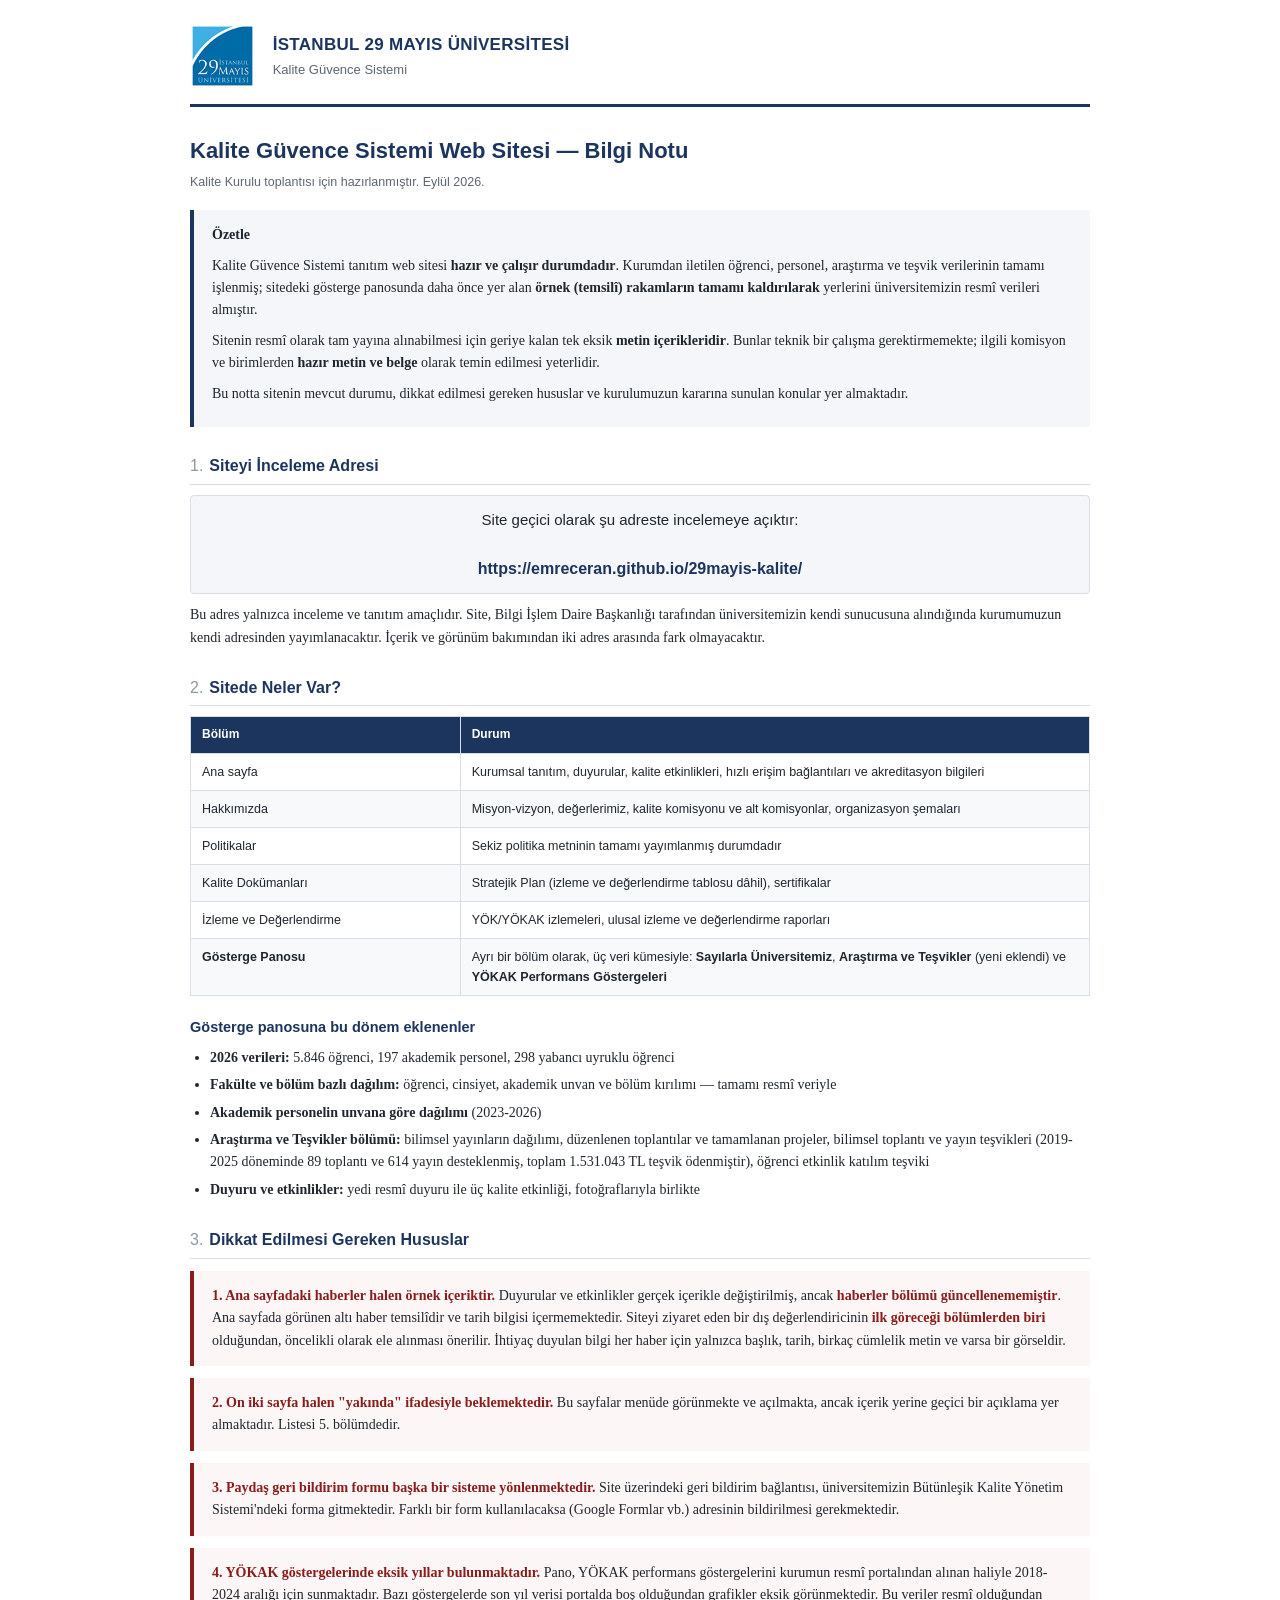
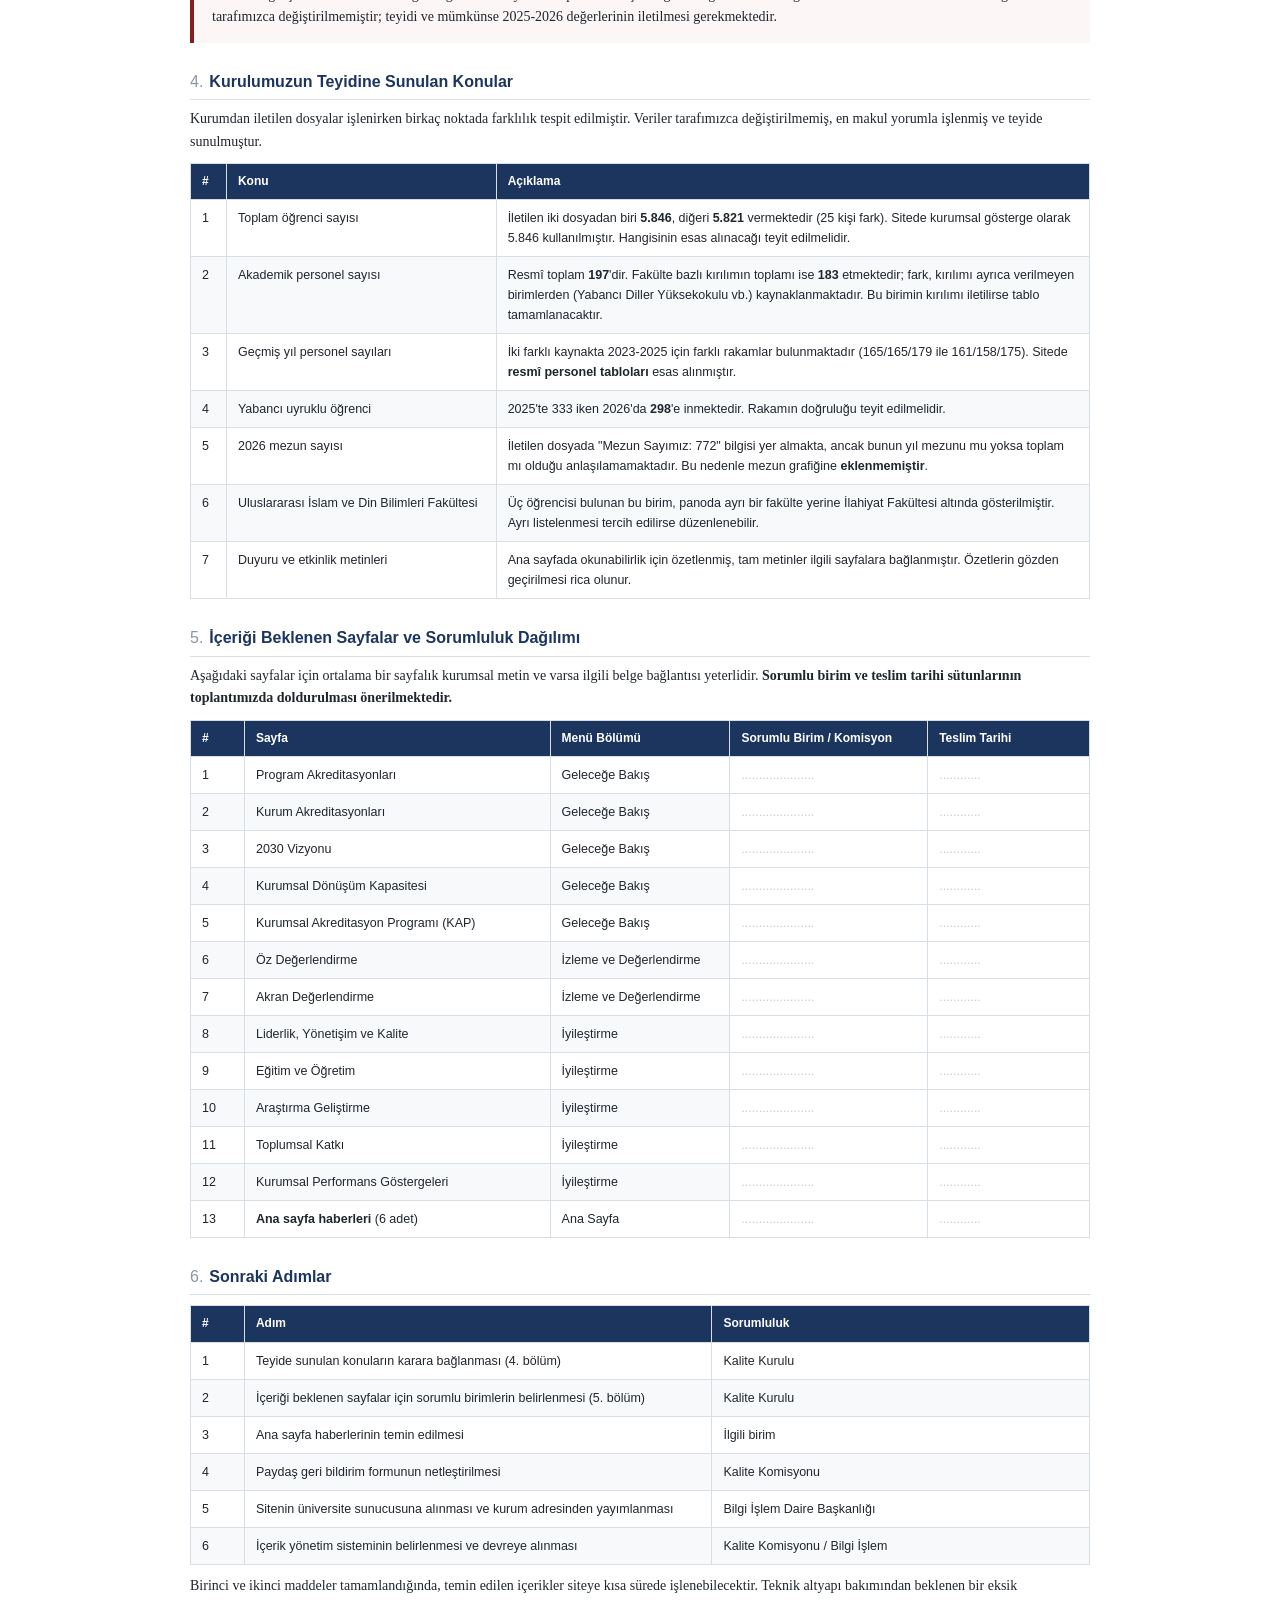
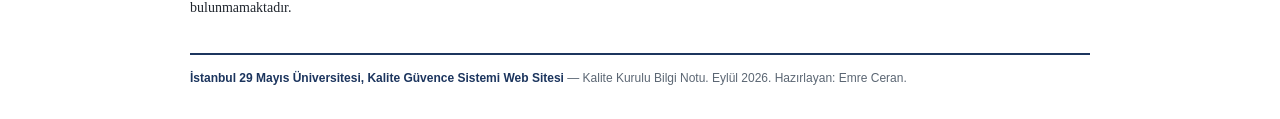
<file: teslim/2026-09-eylul-kalite-kurulu/Kalite-Kurulu-Bilgi-Notu.html>
<!DOCTYPE html>
<html lang="tr"><head><meta charset="utf-8"><meta name="viewport" content="width=device-width,initial-scale=1">
<title>Kalite Kurulu Bilgi Notu — Web Sitesi Durum Raporu</title>
<style>
 body{font-family:Georgia,'Times New Roman',serif;color:#20262e;background:#fff;margin:0;line-height:1.6;font-size:14px}
 .wrap{max-width:900px;margin:0 auto;padding:0 46px}
 .hdr{display:flex;align-items:center;gap:18px;border-bottom:3px solid #1c355e;padding:24px 0 16px}
 .hdr img{height:64px;width:auto}
 .hdr .uni{font-family:Arial,Helvetica,sans-serif;font-weight:700;color:#1c355e;font-size:17px;letter-spacing:.3px}
 .hdr .sub{font-family:Arial,Helvetica,sans-serif;color:#5b6673;font-size:13px;margin-top:2px}
 .doc-title{font-family:Arial,Helvetica,sans-serif;font-size:22px;color:#1c355e;margin:26px 0 4px;font-weight:700}
 .doc-meta{font-family:Arial,Helvetica,sans-serif;color:#5b6673;font-size:12.5px;margin-bottom:18px}
 h2{font-family:Arial,Helvetica,sans-serif;color:#1c355e;font-size:16px;margin:26px 0 8px;padding-bottom:5px;border-bottom:1px solid #d7dee6}
 h2 .no{color:#8a97a6;font-weight:400;margin-right:6px}
 p{margin:8px 0}
 .ozet{background:#f4f6f9;border-left:4px solid #1c355e;padding:14px 18px;margin:10px 0}
 table{width:100%;border-collapse:collapse;font-family:Arial,Helvetica,sans-serif;font-size:12.5px;margin:10px 0}
 th,td{text-align:left;padding:8px 11px;border:1px solid #d7dee6;vertical-align:top}
 th{background:#1c355e;color:#fff;font-weight:600;font-size:12px}
 tbody tr:nth-child(even){background:#f7f9fb}
 .oncelik-y{color:#8a1c1c;font-weight:700}
 .oncelik-o{color:#8a5a12;font-weight:700}
 .oncelik-i{color:#5b6673;font-weight:700}
 ul{margin:8px 0;padding-left:20px} li{margin:5px 0}
 .not{font-family:Arial,Helvetica,sans-serif;font-size:12.5px;color:#42505f;background:#f4f6f9;border:1px solid #e0e6ec;padding:10px 14px;margin:10px 0}
 .foot{font-family:Arial,Helvetica,sans-serif;border-top:2px solid #1c355e;margin-top:34px;padding:14px 0 30px;font-size:12px;color:#5b6673}
 .foot b{color:#1c355e}
 .ok{color:#1a6b3c;font-weight:700}
 .no{color:#8a1c1c;font-weight:700}
 .rozet{display:inline-block;font-family:Arial,Helvetica,sans-serif;font-size:11px;font-weight:700;padding:2px 8px;border-radius:10px;letter-spacing:.2px}
 .r-ok{background:#e6f4ec;color:#1a6b3c;border:1px solid #bcdfcb}
 .r-no{background:#fbeaea;color:#8a1c1c;border:1px solid #eccaca}
 .r-ks{background:#fdf3e0;color:#8a5a12;border:1px solid #eeddb8}
 .kutu-ok{background:#f2f9f5;border-left:4px solid #1a6b3c;padding:14px 18px;margin:10px 0}
 .uyari{background:#fdf6f6;border-left:4px solid #8a1c1c;padding:14px 18px;margin:12px 0}
 .uyari b{color:#8a1c1c}
 .karar{background:#fdfaf2;border-left:4px solid #8a5a12;padding:14px 18px;margin:12px 0}
 .link{font-family:Arial,Helvetica,sans-serif;font-size:15px;background:#f4f6f9;border:1px solid #d7dee6;padding:12px 16px;margin:10px 0;text-align:center;border-radius:4px}
 .link b{color:#1c355e;font-size:16px}
 .bos{background:#fff;color:#c3ccd6}
 h3{font-family:Arial,Helvetica,sans-serif;color:#1c355e;font-size:14.5px;margin:20px 0 6px}
 @media print{.wrap{padding:0 24px} h2{page-break-after:avoid} table{page-break-inside:avoid}}
</style></head><body><div class="wrap">

<div class="hdr">
  <img src="logo.png" alt="İstanbul 29 Mayıs Üniversitesi">
  <div>
    <div class="uni">İSTANBUL 29 MAYIS ÜNİVERSİTESİ</div>
    <div class="sub">Kalite Güvence Sistemi</div>
  </div>
</div>

<div class="doc-title">Kalite Güvence Sistemi Web Sitesi — Bilgi Notu</div>
<div class="doc-meta">Kalite Kurulu toplantısı için hazırlanmıştır. Eylül 2026.</div>

<div class="ozet">
<b>Özetle</b>
<p>Kalite Güvence Sistemi tanıtım web sitesi <b>hazır ve çalışır durumdadır</b>. Kurumdan
iletilen öğrenci, personel, araştırma ve teşvik verilerinin tamamı işlenmiş; sitedeki
gösterge panosunda daha önce yer alan <b>örnek (temsilî) rakamların tamamı kaldırılarak</b>
yerlerini üniversitemizin resmî verileri almıştır.</p>
<p>Sitenin resmî olarak tam yayına alınabilmesi için geriye kalan tek eksik <b>metin
içerikleridir</b>. Bunlar teknik bir çalışma gerektirmemekte; ilgili komisyon ve
birimlerden <b>hazır metin ve belge</b> olarak temin edilmesi yeterlidir.</p>
<p>Bu notta sitenin mevcut durumu, dikkat edilmesi gereken hususlar ve kurulumuzun
kararına sunulan konular yer almaktadır.</p>
</div>

<h2><span class="no">1.</span>Siteyi İnceleme Adresi</h2>
<div class="link">Site geçici olarak şu adreste incelemeye açıktır:<br><br>
<b>https://emreceran.github.io/29mayis-kalite/</b></div>
<p>Bu adres yalnızca inceleme ve tanıtım amaçlıdır. Site, Bilgi İşlem Daire Başkanlığı
tarafından üniversitemizin kendi sunucusuna alındığında kurumumuzun kendi adresinden
yayımlanacaktır. İçerik ve görünüm bakımından iki adres arasında fark olmayacaktır.</p>

<h2><span class="no">2.</span>Sitede Neler Var?</h2>
<table>
<thead><tr><th style="width:30%">Bölüm</th><th>Durum</th></tr></thead>
<tbody>
<tr><td>Ana sayfa</td><td>Kurumsal tanıtım, duyurular, kalite etkinlikleri, hızlı erişim bağlantıları ve akreditasyon bilgileri</td></tr>
<tr><td>Hakkımızda</td><td>Misyon-vizyon, değerlerimiz, kalite komisyonu ve alt komisyonlar, organizasyon şemaları</td></tr>
<tr><td>Politikalar</td><td>Sekiz politika metninin tamamı yayımlanmış durumdadır</td></tr>
<tr><td>Kalite Dokümanları</td><td>Stratejik Plan (izleme ve değerlendirme tablosu dâhil), sertifikalar</td></tr>
<tr><td>İzleme ve Değerlendirme</td><td>YÖK/YÖKAK izlemeleri, ulusal izleme ve değerlendirme raporları</td></tr>
<tr><td><b>Gösterge Panosu</b></td><td>Ayrı bir bölüm olarak, üç veri kümesiyle: <b>Sayılarla Üniversitemiz</b>, <b>Araştırma ve Teşvikler</b> (yeni eklendi) ve <b>YÖKAK Performans Göstergeleri</b></td></tr>
</tbody></table>

<h3>Gösterge panosuna bu dönem eklenenler</h3>
<ul>
<li><b>2026 verileri:</b> 5.846 öğrenci, 197 akademik personel, 298 yabancı uyruklu öğrenci</li>
<li><b>Fakülte ve bölüm bazlı dağılım:</b> öğrenci, cinsiyet, akademik unvan ve bölüm kırılımı — tamamı resmî veriyle</li>
<li><b>Akademik personelin unvana göre dağılımı</b> (2023-2026)</li>
<li><b>Araştırma ve Teşvikler bölümü:</b> bilimsel yayınların dağılımı, düzenlenen toplantılar ve tamamlanan projeler, bilimsel toplantı ve yayın teşvikleri (2019-2025 döneminde 89 toplantı ve 614 yayın desteklenmiş, toplam 1.531.043 TL teşvik ödenmiştir), öğrenci etkinlik katılım teşviki</li>
<li><b>Duyuru ve etkinlikler:</b> yedi resmî duyuru ile üç kalite etkinliği, fotoğraflarıyla birlikte</li>
</ul>

<h2><span class="no">3.</span>Dikkat Edilmesi Gereken Hususlar</h2>

<div class="uyari"><b>1. Ana sayfadaki haberler halen örnek içeriktir.</b>
Duyurular ve etkinlikler gerçek içerikle değiştirilmiş, ancak <b>haberler bölümü
güncellenememiştir</b>. Ana sayfada görünen altı haber temsilîdir ve tarih bilgisi
içermemektedir. Siteyi ziyaret eden bir dış değerlendiricinin <b>ilk göreceği
bölümlerden biri</b> olduğundan, öncelikli olarak ele alınması önerilir.
İhtiyaç duyulan bilgi her haber için yalnızca başlık, tarih, birkaç cümlelik metin ve
varsa bir görseldir.</div>

<div class="uyari"><b>2. On iki sayfa halen "yakında" ifadesiyle beklemektedir.</b>
Bu sayfalar menüde görünmekte ve açılmakta, ancak içerik yerine geçici bir açıklama
yer almaktadır. Listesi 5. bölümdedir.</div>

<div class="uyari"><b>3. Paydaş geri bildirim formu başka bir sisteme yönlenmektedir.</b>
Site üzerindeki geri bildirim bağlantısı, üniversitemizin Bütünleşik Kalite Yönetim
Sistemi'ndeki forma gitmektedir. Farklı bir form kullanılacaksa (Google Formlar vb.)
adresinin bildirilmesi gerekmektedir.</div>

<div class="uyari"><b>4. YÖKAK göstergelerinde eksik yıllar bulunmaktadır.</b>
Pano, YÖKAK performans göstergelerini kurumun resmî portalından alınan haliyle
2018-2024 aralığı için sunmaktadır. Bazı göstergelerde son yıl verisi portalda boş
olduğundan grafikler eksik görünmektedir. Bu veriler resmî olduğundan tarafımızca
değiştirilmemiştir; teyidi ve mümkünse 2025-2026 değerlerinin iletilmesi
gerekmektedir.</div>

<h2><span class="no">4.</span>Kurulumuzun Teyidine Sunulan Konular</h2>
<p>Kurumdan iletilen dosyalar işlenirken birkaç noktada farklılık tespit edilmiştir.
Veriler tarafımızca değiştirilmemiş, en makul yorumla işlenmiş ve teyide sunulmuştur.</p>
<table>
<thead><tr><th style="width:4%">#</th><th style="width:30%">Konu</th><th>Açıklama</th></tr></thead>
<tbody>
<tr><td>1</td><td>Toplam öğrenci sayısı</td><td>İletilen iki dosyadan biri <b>5.846</b>, diğeri <b>5.821</b> vermektedir (25 kişi fark). Sitede kurumsal gösterge olarak 5.846 kullanılmıştır. Hangisinin esas alınacağı teyit edilmelidir.</td></tr>
<tr><td>2</td><td>Akademik personel sayısı</td><td>Resmî toplam <b>197</b>'dir. Fakülte bazlı kırılımın toplamı ise <b>183</b> etmektedir; fark, kırılımı ayrıca verilmeyen birimlerden (Yabancı Diller Yüksekokulu vb.) kaynaklanmaktadır. Bu birimin kırılımı iletilirse tablo tamamlanacaktır.</td></tr>
<tr><td>3</td><td>Geçmiş yıl personel sayıları</td><td>İki farklı kaynakta 2023-2025 için farklı rakamlar bulunmaktadır (165/165/179 ile 161/158/175). Sitede <b>resmî personel tabloları</b> esas alınmıştır.</td></tr>
<tr><td>4</td><td>Yabancı uyruklu öğrenci</td><td>2025'te 333 iken 2026'da <b>298</b>'e inmektedir. Rakamın doğruluğu teyit edilmelidir.</td></tr>
<tr><td>5</td><td>2026 mezun sayısı</td><td>İletilen dosyada "Mezun Sayımız: 772" bilgisi yer almakta, ancak bunun yıl mezunu mu yoksa toplam mı olduğu anlaşılamamaktadır. Bu nedenle mezun grafiğine <b>eklenmemiştir</b>.</td></tr>
<tr><td>6</td><td>Uluslararası İslam ve Din Bilimleri Fakültesi</td><td>Üç öğrencisi bulunan bu birim, panoda ayrı bir fakülte yerine İlahiyat Fakültesi altında gösterilmiştir. Ayrı listelenmesi tercih edilirse düzenlenebilir.</td></tr>
<tr><td>7</td><td>Duyuru ve etkinlik metinleri</td><td>Ana sayfada okunabilirlik için özetlenmiş, tam metinler ilgili sayfalara bağlanmıştır. Özetlerin gözden geçirilmesi rica olunur.</td></tr>
</tbody></table>

<h2><span class="no">5.</span>İçeriği Beklenen Sayfalar ve Sorumluluk Dağılımı</h2>
<p>Aşağıdaki sayfalar için ortalama bir sayfalık kurumsal metin ve varsa ilgili belge
bağlantısı yeterlidir. <b>Sorumlu birim ve teslim tarihi sütunlarının toplantımızda
doldurulması önerilmektedir.</b></p>
<table>
<thead><tr><th style="width:6%">#</th><th style="width:34%">Sayfa</th><th style="width:20%">Menü Bölümü</th><th style="width:22%">Sorumlu Birim / Komisyon</th><th>Teslim Tarihi</th></tr></thead>
<tbody>
<tr><td>1</td><td>Program Akreditasyonları</td><td>Geleceğe Bakış</td><td class="bos">.....................</td><td class="bos">............</td></tr>
<tr><td>2</td><td>Kurum Akreditasyonları</td><td>Geleceğe Bakış</td><td class="bos">.....................</td><td class="bos">............</td></tr>
<tr><td>3</td><td>2030 Vizyonu</td><td>Geleceğe Bakış</td><td class="bos">.....................</td><td class="bos">............</td></tr>
<tr><td>4</td><td>Kurumsal Dönüşüm Kapasitesi</td><td>Geleceğe Bakış</td><td class="bos">.....................</td><td class="bos">............</td></tr>
<tr><td>5</td><td>Kurumsal Akreditasyon Programı (KAP)</td><td>Geleceğe Bakış</td><td class="bos">.....................</td><td class="bos">............</td></tr>
<tr><td>6</td><td>Öz Değerlendirme</td><td>İzleme ve Değerlendirme</td><td class="bos">.....................</td><td class="bos">............</td></tr>
<tr><td>7</td><td>Akran Değerlendirme</td><td>İzleme ve Değerlendirme</td><td class="bos">.....................</td><td class="bos">............</td></tr>
<tr><td>8</td><td>Liderlik, Yönetişim ve Kalite</td><td>İyileştirme</td><td class="bos">.....................</td><td class="bos">............</td></tr>
<tr><td>9</td><td>Eğitim ve Öğretim</td><td>İyileştirme</td><td class="bos">.....................</td><td class="bos">............</td></tr>
<tr><td>10</td><td>Araştırma Geliştirme</td><td>İyileştirme</td><td class="bos">.....................</td><td class="bos">............</td></tr>
<tr><td>11</td><td>Toplumsal Katkı</td><td>İyileştirme</td><td class="bos">.....................</td><td class="bos">............</td></tr>
<tr><td>12</td><td>Kurumsal Performans Göstergeleri</td><td>İyileştirme</td><td class="bos">.....................</td><td class="bos">............</td></tr>
<tr><td>13</td><td><b>Ana sayfa haberleri</b> (6 adet)</td><td>Ana Sayfa</td><td class="bos">.....................</td><td class="bos">............</td></tr>
</tbody></table>

<h2><span class="no">6.</span>Sonraki Adımlar</h2>
<table>
<thead><tr><th style="width:6%">#</th><th style="width:52%">Adım</th><th>Sorumluluk</th></tr></thead>
<tbody>
<tr><td>1</td><td>Teyide sunulan konuların karara bağlanması (4. bölüm)</td><td>Kalite Kurulu</td></tr>
<tr><td>2</td><td>İçeriği beklenen sayfalar için sorumlu birimlerin belirlenmesi (5. bölüm)</td><td>Kalite Kurulu</td></tr>
<tr><td>3</td><td>Ana sayfa haberlerinin temin edilmesi</td><td>İlgili birim</td></tr>
<tr><td>4</td><td>Paydaş geri bildirim formunun netleştirilmesi</td><td>Kalite Komisyonu</td></tr>
<tr><td>5</td><td>Sitenin üniversite sunucusuna alınması ve kurum adresinden yayımlanması</td><td>Bilgi İşlem Daire Başkanlığı</td></tr>
<tr><td>6</td><td>İçerik yönetim sisteminin belirlenmesi ve devreye alınması</td><td>Kalite Komisyonu / Bilgi İşlem</td></tr>
</tbody></table>
<p>Birinci ve ikinci maddeler tamamlandığında, temin edilen içerikler siteye kısa sürede
işlenebilecektir. Teknik altyapı bakımından beklenen bir eksik bulunmamaktadır.</p>

<div class="foot">
<b>İstanbul 29 Mayıs Üniversitesi, Kalite Güvence Sistemi Web Sitesi</b> — Kalite Kurulu
Bilgi Notu. Eylül 2026. Hazırlayan: Emre Ceran.
</div>

</div></body></html>
</file>
